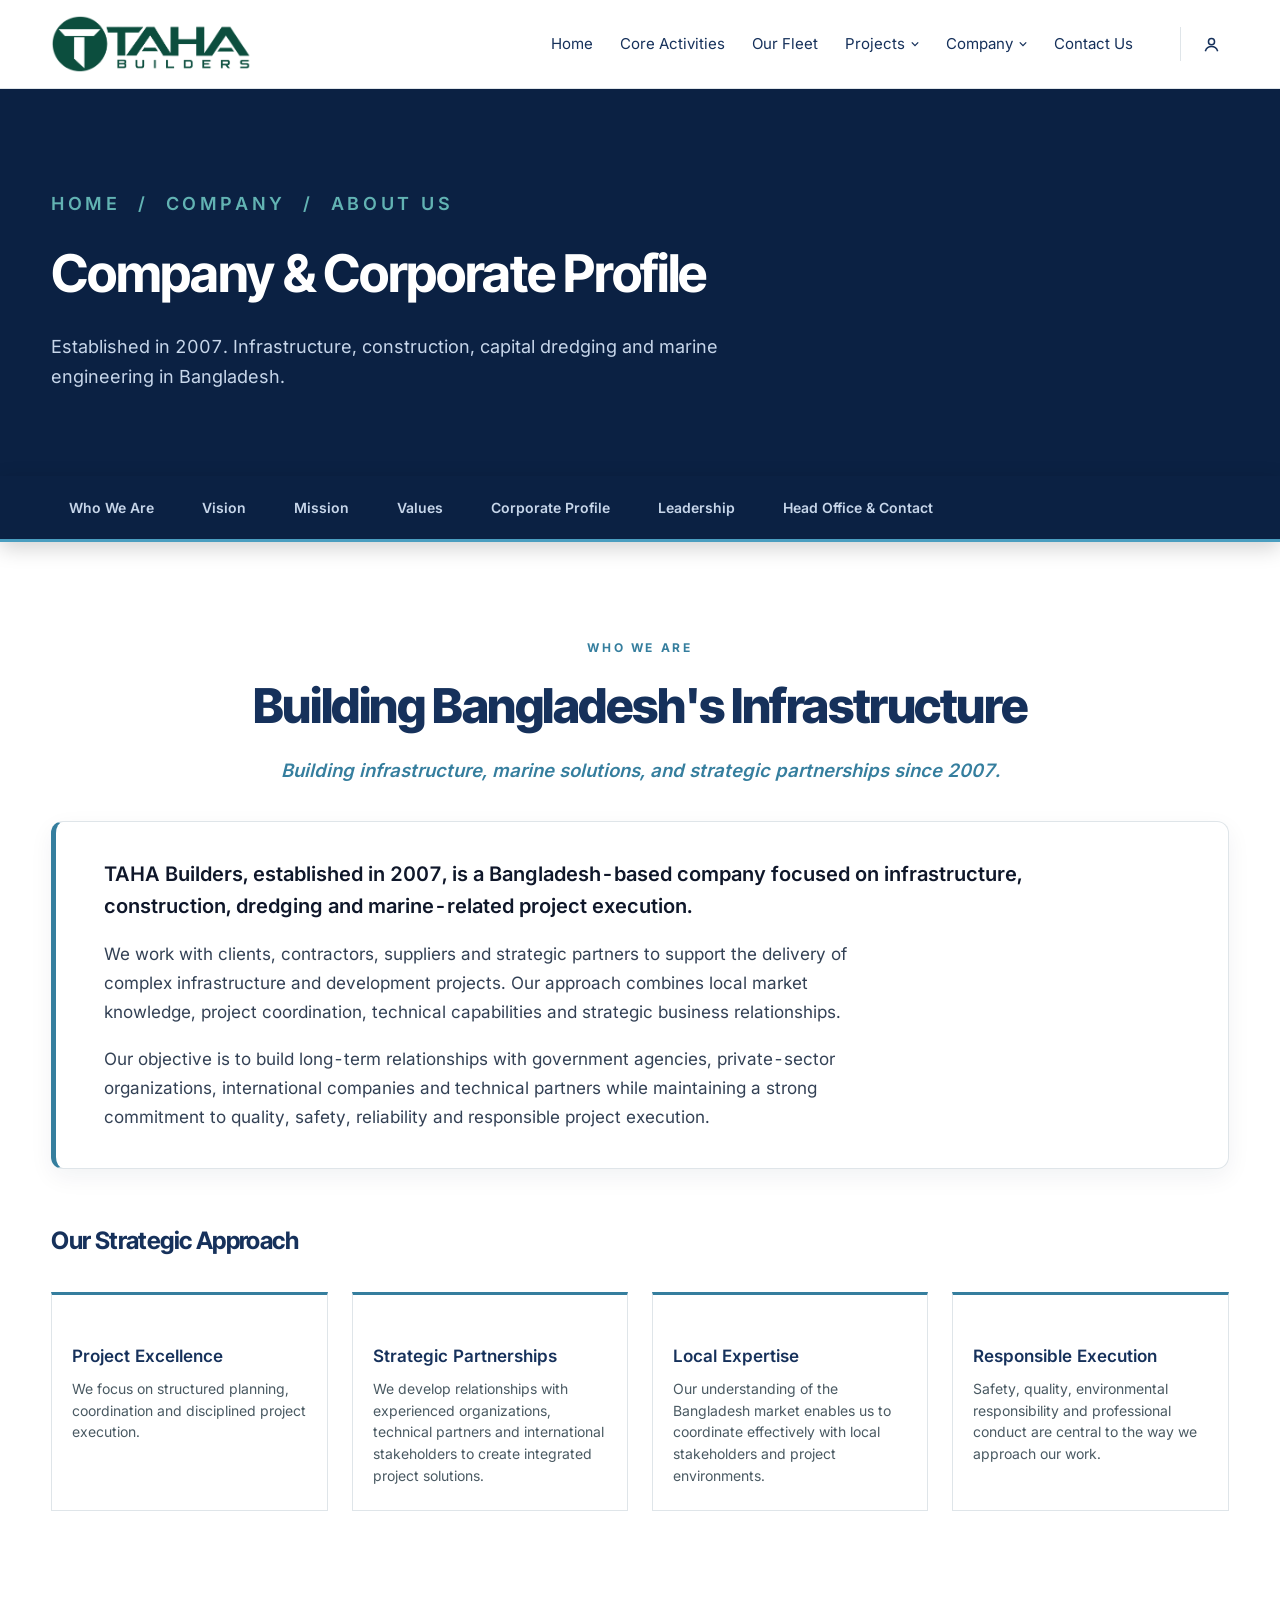
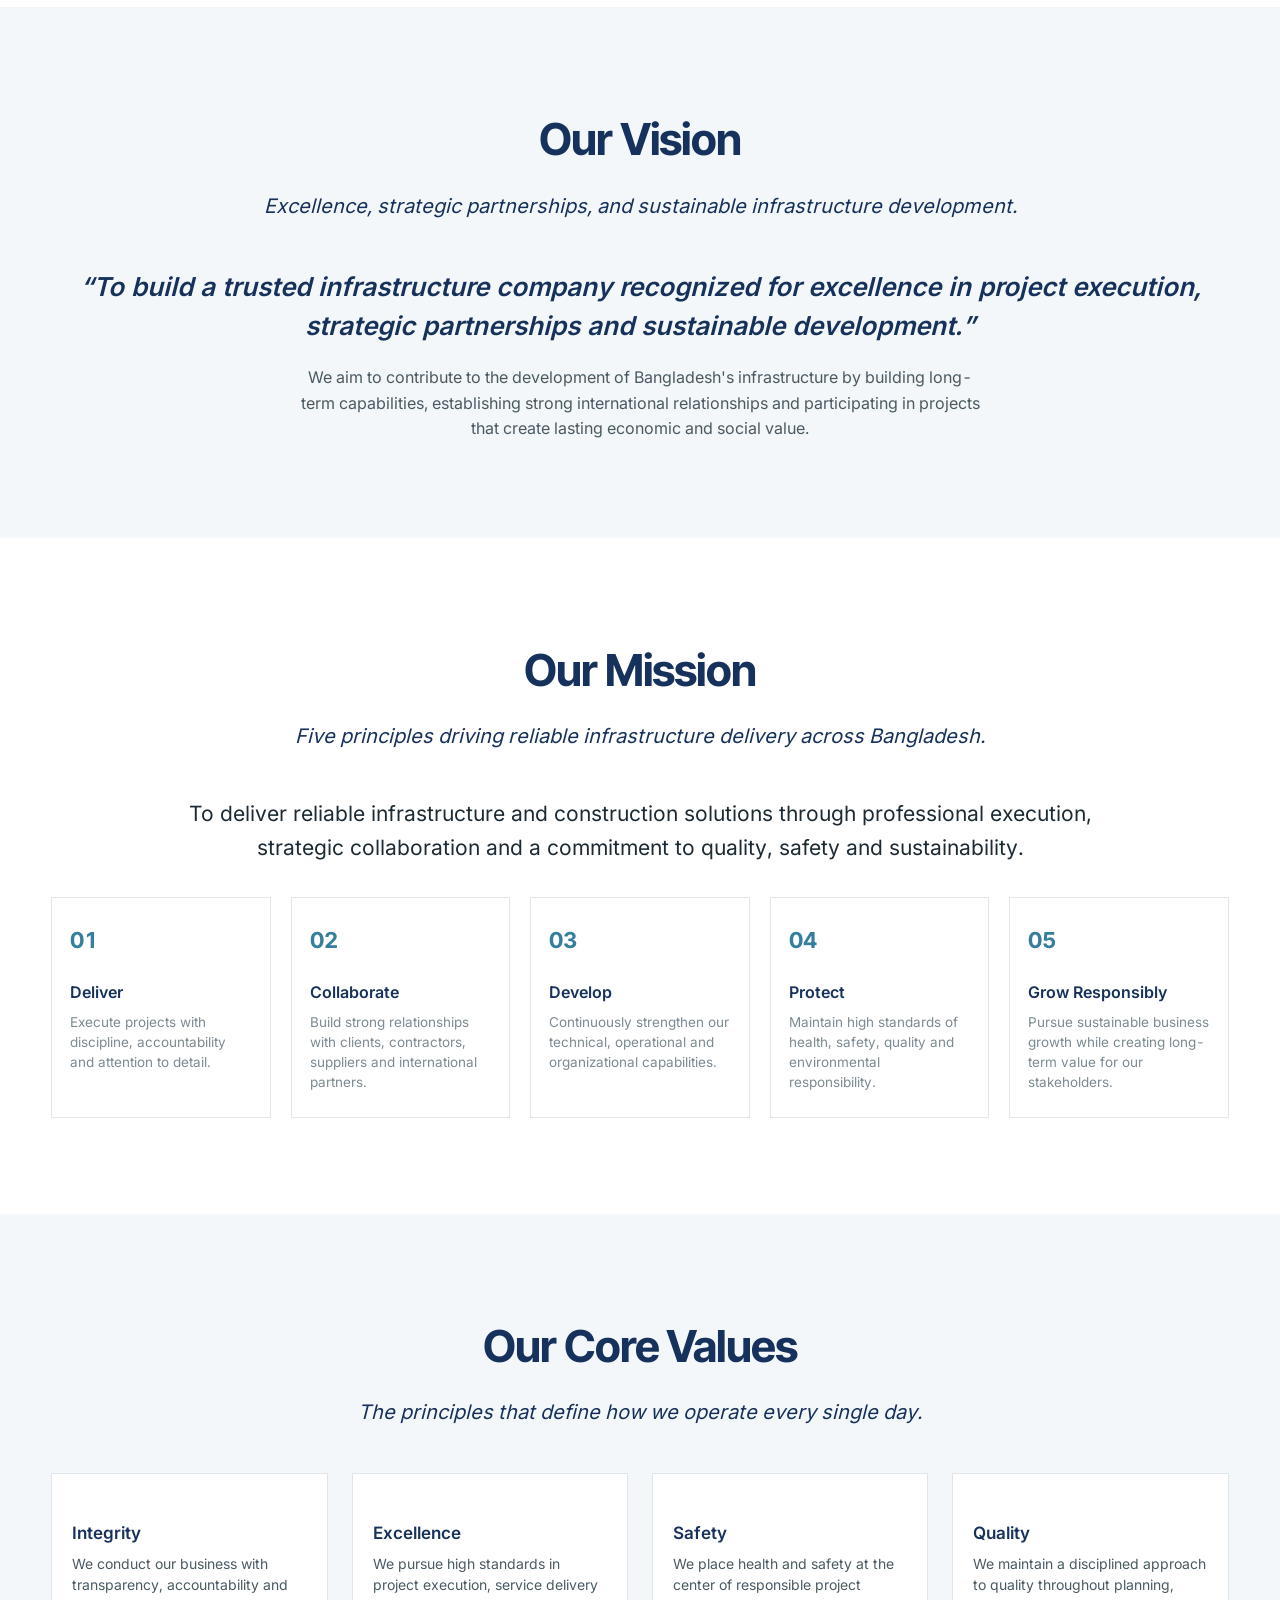
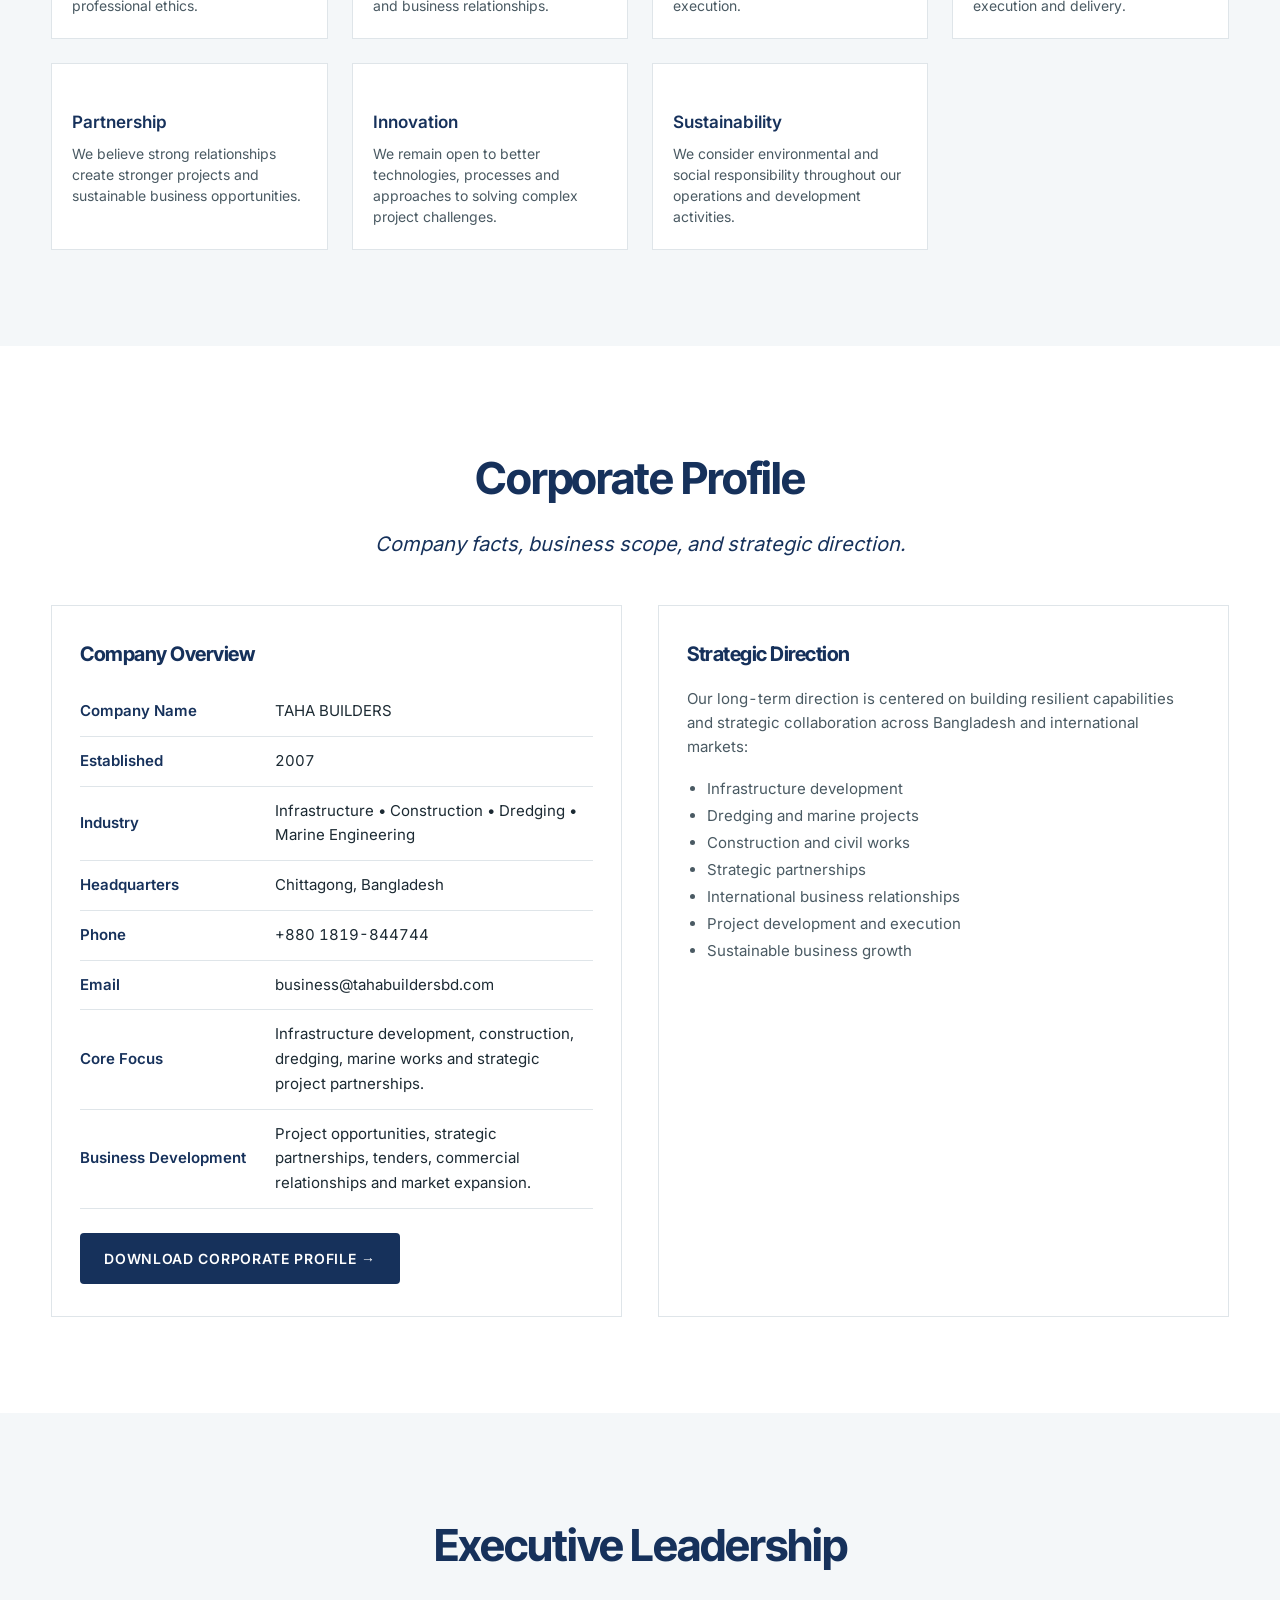
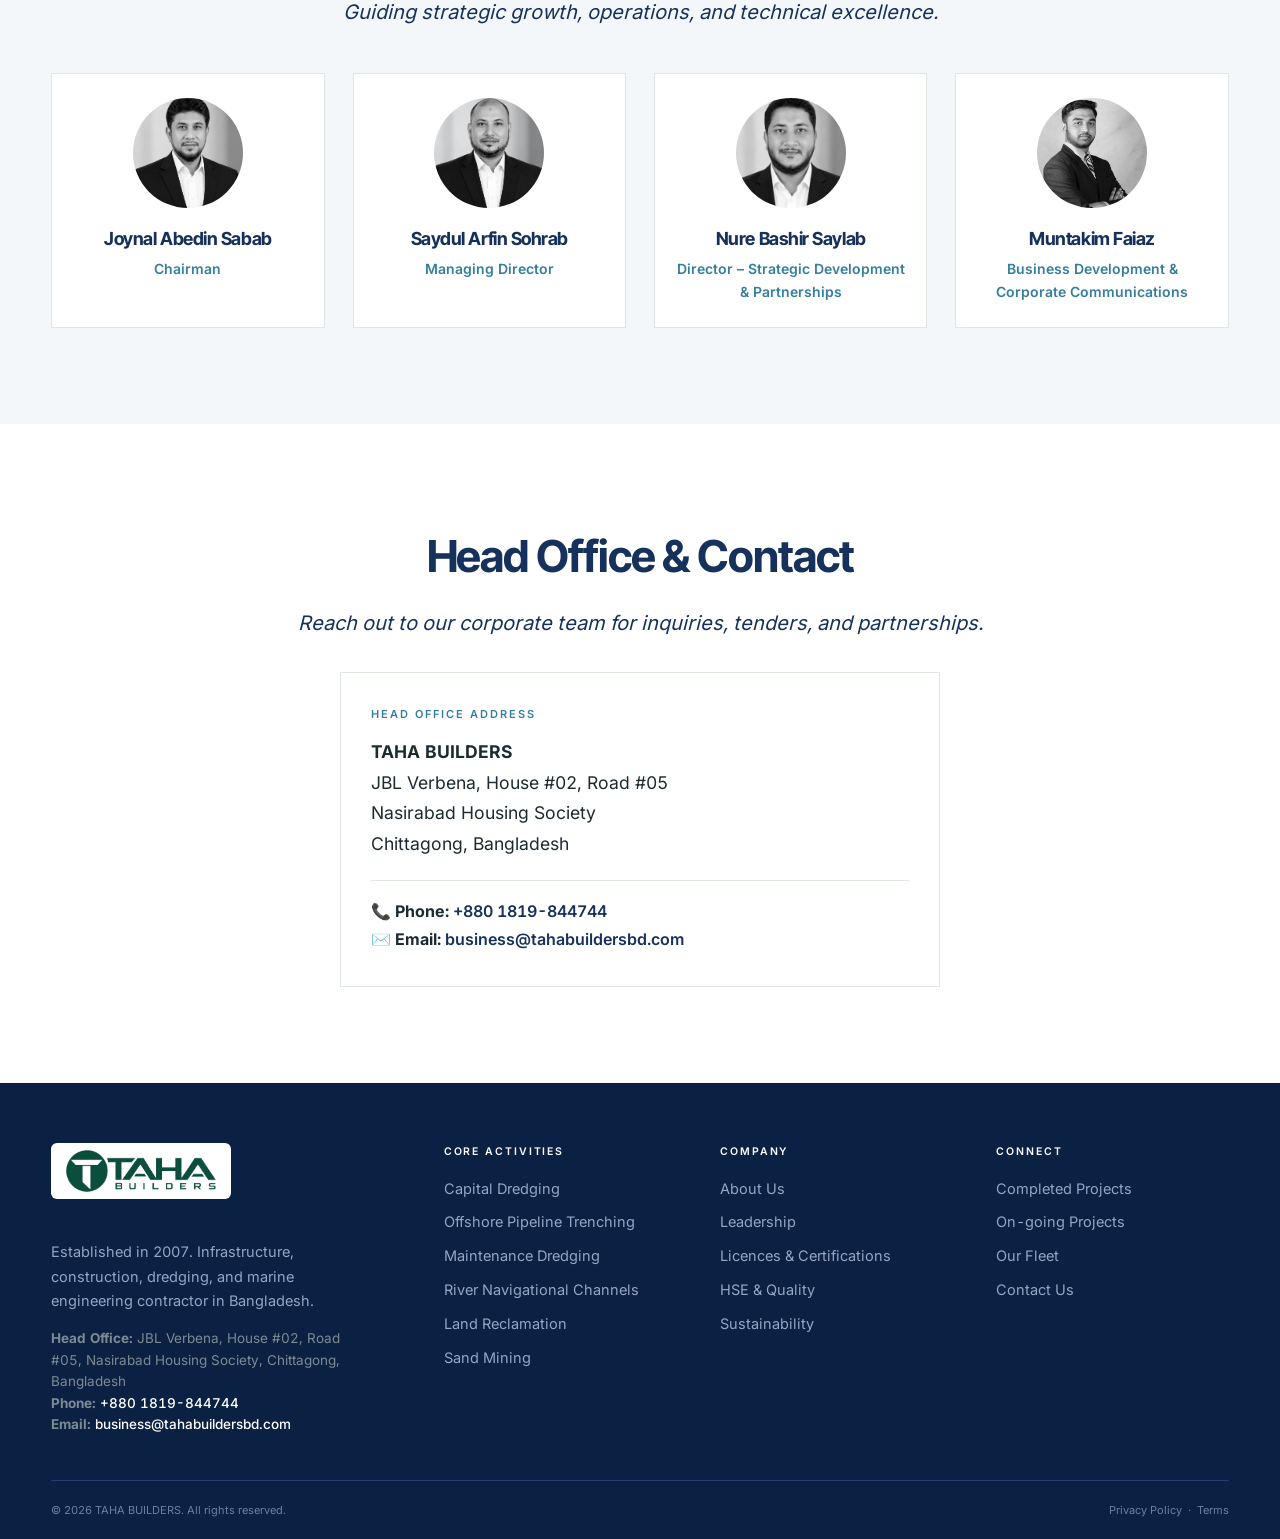
<file: about.html>
<!doctype html>
<html lang="en">
<head>
<meta charset="utf-8">
<meta name="viewport" content="width=device-width, initial-scale=1">
<title>About Taha Builders | Infrastructure &amp; Dredging Contractor BD</title>
<meta name="description" content="Learn about M/S Taha Builders (Taha Builders BD), established in 2007, leading infrastructure, dredging, land reclamation, and marine engineering contractor in Bangladesh.">
<meta name="keywords" content="About Taha Builders, Taha Builders BD, Taha Builders Management, Dredging Contractor Bangladesh, Marine Engineering Bangladesh, Chittagong Infrastructure Company">
<meta name="author" content="Taha Builders">
<meta name="robots" content="index, follow, max-image-preview:large, max-snippet:-1, max-video-preview:-1">
<link rel="canonical" href="https://tahabuildersbd.com/about.html">

<!-- Open Graph / Social Media Meta Tags -->
<meta property="og:type" content="article">
<meta property="og:url" content="https://tahabuildersbd.com/about.html">
<meta property="og:site_name" content="Taha Builders BD">
<meta property="og:title" content="About Taha Builders | Infrastructure &amp; Dredging Contractor BD">
<meta property="og:description" content="Learn about M/S Taha Builders (Taha Builders BD), established in 2007, leading infrastructure, dredging, land reclamation, and marine engineering contractor in Bangladesh.">
<meta property="og:image" content="https://tahabuildersbd.com/images/hero-1.jpg">
<meta property="og:locale" content="en_US">

<!-- Twitter Card Meta Tags -->
<meta name="twitter:card" content="summary_large_image">
<meta name="twitter:title" content="About Taha Builders | Infrastructure &amp; Dredging Contractor BD">
<meta name="twitter:description" content="Learn about M/S Taha Builders (Taha Builders BD), established in 2007.">
<meta name="twitter:image" content="https://tahabuildersbd.com/images/hero-1.jpg">

<!-- Favicon & Stylesheet -->
<link rel="icon" href="favicon.ico" sizes="any">
<link rel="icon" type="image/png" sizes="48x48" href="images/favicon-48.png">
<link rel="icon" type="image/png" sizes="180x180" href="images/favicon-180.png">
<link rel="apple-touch-icon" href="images/favicon-180.png">
<link rel="stylesheet" href="site.css">

<!-- Structured Data (JSON-LD Schema) -->
<script type="application/ld+json">
{
  "@context": "https://schema.org",
  "@graph": [
    {
      "@type": "AboutPage",
      "@id": "https://tahabuildersbd.com/about.html#webpage",
      "url": "https://tahabuildersbd.com/about.html",
      "name": "About Taha Builders",
      "description": "Information about M/S Taha Builders, top civil engineering & dredging contractor in Bangladesh.",
      "breadcrumb": {
        "@type": "BreadcrumbList",
        "itemListElement": [
          {
            "@type": "ListItem",
            "position": 1,
            "name": "Home",
            "item": "https://tahabuildersbd.com/"
          },
          {
            "@type": "ListItem",
            "position": 2,
            "name": "About Us",
            "item": "https://tahabuildersbd.com/about.html"
          }
        ]
      }
    }
  ]
}
</script>
<style>
.pagehead{background:var(--navy-deep);color:#C7D6EA;padding:clamp(52px,7vw,84px) 0}
.pagehead h1{color:#fff;font-size:clamp(30px,4.4vw,52px);font-weight:700;margin-top:12px}
.pagehead p{max-width:62ch;margin-top:16px;font-size:clamp(15px,1.5vw,18px)}
.crumb{font-size:11.5px;font-weight:600;letter-spacing:.2em;text-transform:uppercase;color:var(--teal)}
.crumb a{color:var(--teal)}
.crumb a:hover{color:#fff}
.subnav{background:var(--navy-deep);color:#fff;border-bottom:3px solid var(--cyan);position:sticky;top:88px;z-index:90;box-shadow:0 6px 20px rgba(0,0,0,0.18)}
.subnav .wrap{display:flex;gap:12px;overflow-x:auto;white-space:nowrap;padding-top:12px;padding-bottom:12px;scrollbar-width:none}
.subnav a{font-size:14px;font-weight:600;color:#C7D6EA;padding:8px 18px;border-radius:6px;transition:all .2s ease}
.subnav a:hover{color:#fff;background:rgba(255,255,255,0.15)}
.lead{font-size:clamp(17px,1.9vw,21px);line-height:1.6;color:var(--ink);max-width:72ch}
.lead + .lead{margin-top:18px;font-size:17px;color:var(--body)}

/* Approach & Principles Grid */
.grid-4{display:grid;grid-template-columns:repeat(4,1fr);gap:24px;margin-top:32px}
.card-pillar{background:#fff;border:1px solid var(--line);padding:24px 20px;border-top:3px solid var(--cyan-dark)}
.card-pillar h4{font-size:17px;font-weight:600;color:var(--navy);margin-bottom:8px}
.card-pillar p{font-size:14px;color:var(--body);line-height:1.55}

/* Mission Principles */
.principle-list{display:grid;grid-template-columns:repeat(5,1fr);gap:20px;margin-top:32px}
.principle{background:#fff;border:1px solid var(--line);padding:24px 18px}
.principle .num{font-family:var(--f-display);font-size:22px;font-weight:700;color:var(--cyan-dark);margin-bottom:6px}
.principle h4{font-size:16px;font-weight:600;color:var(--navy);margin-bottom:6px}
.principle p{font-size:13.5px;color:var(--muted);line-height:1.5}

/* Values Grid */
.values-grid{display:grid;grid-template-columns:repeat(4,1fr);gap:24px;margin-top:32px}
.val-card{background:#fff;border:1px solid var(--line);padding:22px 20px}
.val-card h4{font-size:17px;font-weight:600;color:var(--navy);margin-bottom:6px}
.val-card p{font-size:14px;color:var(--body);line-height:1.5}

/* Corporate Profile Table / Grid */
.prof-grid{display:grid;grid-template-columns:1fr 1fr;gap:36px;margin-top:32px}
.prof-box{background:#fff;border:1px solid var(--line);padding:32px 28px}
.prof-box table{width:100%;border-collapse:collapse}
.prof-box td{padding:12px 0;border-bottom:1px solid var(--line);font-size:15px}
.prof-box td.k{font-weight:600;color:var(--navy);width:38%}
.prof-box td.v{color:var(--ink)}
.btn-dl{display:inline-flex;align-items:center;gap:8px;background:var(--navy);color:#fff;font-weight:600;padding:14px 24px;border-radius:4px;margin-top:24px;font-size:14px;text-transform:uppercase;letter-spacing:.05em}
.btn-dl:hover{background:var(--cyan-dark);color:#fff}

/* Leadership Grid */
.leader-grid{display:grid;grid-template-columns:repeat(4,1fr);gap:28px;margin-top:36px}
.leader-card{background:#fff;border:1px solid var(--line);padding:24px 20px;text-align:center}
.leader-card .avatar{width:90px;height:90px;border-radius:50%;background:var(--navy-deep);color:#fff;display:flex;align-items:center;justify-content:center;font-size:26px;font-weight:700;margin:0 auto 16px}
.leader-card h3{font-size:18px;font-weight:700;color:var(--navy)}
.leader-card p.role{font-size:14px;font-weight:600;color:var(--cyan-dark);margin-top:4px}

/* Office Card */
.office-card{border:1px solid var(--line);background:#fff;padding:32px 30px;max-width:600px}
.office-card .k{font-size:11px;font-weight:600;letter-spacing:.18em;text-transform:uppercase;color:var(--cyan-dark)}
.office-card address{font-style:normal;font-size:17.5px;line-height:1.75;color:var(--ink);margin-top:14px}

@media(max-width:1080px){.grid-4, .principle-list, .values-grid, .leader-grid{grid-template-columns:repeat(2,1fr)}.prof-grid{grid-template-columns:1fr}}
@media(max-width:680px){.grid-4, .principle-list, .values-grid, .leader-grid{grid-template-columns:1fr}}
</style>
</head>
<body>

<!-- ============ HEADER ============ -->
<header class="header">
  <div class="wrap">
    <a class="brand" href="index.html" aria-label="Taha Builders home">
      <img class="mark" src="images/taha-builder-logo.png" alt="Taha Builders Logo" style="height:58px;width:auto;object-fit:contain">
    </a>

    <ul class="nav">
      <li><a class="top" href="index.html">Home</a></li>
      <li><a class="top" href="index.html#activities">Core Activities</a></li>
      <li><a class="top" href="fleet.html">Our Fleet</a></li>
      <li><a class="top" href="index.html#projects">Projects
        <svg class="caret" viewBox="0 0 10 10"><path d="M1 3l4 4 4-4" fill="none" stroke="currentColor" stroke-width="1.6"></path></svg></a>
        <ul class="drop">
          <li><a href="index.html#projects">Completed Projects</a></li>
          <li><a href="index.html#ongoing">On-going Projects</a></li>
        </ul>
      </li>
      <li><a class="top" href="about.html">Company
        <svg class="caret" viewBox="0 0 10 10"><path d="M1 3l4 4 4-4" fill="none" stroke="currentColor" stroke-width="1.6"></path></svg></a>
        <ul class="drop">
          <li><a href="about.html">About Us</a></li>
          <li><a href="about.html#leadership">Leadership</a></li>
          <li><a href="certifications.html">Licences &amp; Certifications</a></li>
          <li><a href="hse-quality.html">HSE &amp; Quality</a></li>
          <li><a href="sustainability.html">Sustainability</a></li>
        </ul>
      </li>
      <li><a class="top" href="about.html#office">Contact Us</a></li>
    </ul>

    <div class="icons">
      <a href="about.html#office" aria-label="Contact Office"><svg width="19" height="19" viewBox="0 0 20 20" fill="none" stroke="currentColor" stroke-width="1.6"><circle cx="10" cy="7" r="3.2"></circle><path d="M3.5 17c1.1-3.2 3.5-4.8 6.5-4.8s5.4 1.6 6.5 4.8"></path></svg></a>
    </div>
    <button class="burger" id="burger" aria-label="Open menu" aria-expanded="false" aria-controls="mobileNav"><span></span><span></span><span></span></button>
  </div>
</header>

<nav class="mobile" id="mobileNav" aria-label="Mobile">
  <a href="index.html">Home</a>
  <a href="about.html">About Us</a>
  <a href="index.html#activities">Core Activities</a>
  <a href="fleet.html">Fleet &amp; Equipment</a>
  <a href="index.html#projects" class="sub">Completed Projects</a>
  <a href="index.html#ongoing" class="sub">On-going Projects</a>
  <a href="about.html#leadership">Executive Leadership</a>
  <a href="certifications.html">Licences &amp; Certifications</a>
  <a href="hse-quality.html">HSE &amp; Quality</a>
  <a href="sustainability.html">Sustainability</a>
  <a href="about.html#office">Contact Us</a>
</nav>

<!-- ============ PAGEHEAD ============ -->
<section class="pagehead">
  <div class="wrap">
    <p class="crumb"><a href="index.html">Home</a> &nbsp;/&nbsp; Company &nbsp;/&nbsp; About Us</p>
    <h1>Company &amp; Corporate Profile</h1>
    <p>Established in 2007. Infrastructure, construction, capital dredging and marine engineering in Bangladesh.</p>
  </div>
</section>

<!-- ============ SUB-NAV ============ -->
<nav class="subnav">
  <div class="wrap">
    <a href="#whoweare">Who We Are</a>
    <a href="#vision">Vision</a>
    <a href="#mission">Mission</a>
    <a href="#values">Values</a>
    <a href="#corporateprofile">Corporate Profile</a>
    <a href="#leadership">Leadership</a>
    <a href="#office">Head Office &amp; Contact</a>
  </div>
</nav>

<!-- ============ 1. WHO WE ARE ============ -->
<section class="section" id="whoweare">
  <div class="wrap">
    <div class="center-head" style="margin-bottom:36px">
      <span style="font-family:var(--f-mono);font-size:12px;font-weight:700;letter-spacing:.22em;text-transform:uppercase;color:var(--cyan-dark);display:block;margin-bottom:8px">WHO WE ARE</span>
      <h2 style="font-size:clamp(32px,4.2vw,48px);color:var(--navy);font-weight:800;letter-spacing:-.03em">Building Bangladesh's Infrastructure</h2>
      <p class="sub" style="font-size:18.5px;color:var(--cyan-dark);font-weight:600;margin-top:10px">Building infrastructure, marine solutions, and strategic partnerships since 2007.</p>
    </div>

    <div style="background:#fff;border:1px solid var(--line);border-left:5px solid var(--cyan-dark);padding:36px clamp(24px,4vw,48px);border-radius:12px;box-shadow:0 8px 24px rgba(11,33,67,0.06)">
      <p class="lead" style="color:#0F172A;font-weight:600;font-size:20px;line-height:1.6;margin:0">TAHA Builders, established in 2007, is a Bangladesh-based company focused on infrastructure, construction, dredging and marine-related project execution.</p>
      <p class="lead" style="color:#334155;font-size:17px;line-height:1.7;margin-top:18px">We work with clients, contractors, suppliers and strategic partners to support the delivery of complex infrastructure and development projects. Our approach combines local market knowledge, project coordination, technical capabilities and strategic business relationships.</p>
      <p class="lead" style="color:#334155;font-size:17px;line-height:1.7;margin-top:18px">Our objective is to build long-term relationships with government agencies, private-sector organizations, international companies and technical partners while maintaining a strong commitment to quality, safety, reliability and responsible project execution.</p>
    </div>

    <h3 style="margin-top:52px;font-size:24px;color:var(--navy);font-weight:700">Our Strategic Approach</h3>
    <div class="grid-4">
      <article class="card-pillar">
        <h4>Project Excellence</h4>
        <p>We focus on structured planning, coordination and disciplined project execution.</p>
      </article>

      <article class="card-pillar">
        <h4>Strategic Partnerships</h4>
        <p>We develop relationships with experienced organizations, technical partners and international stakeholders to create integrated project solutions.</p>
      </article>

      <article class="card-pillar">
        <h4>Local Expertise</h4>
        <p>Our understanding of the Bangladesh market enables us to coordinate effectively with local stakeholders and project environments.</p>
      </article>

      <article class="card-pillar">
        <h4>Responsible Execution</h4>
        <p>Safety, quality, environmental responsibility and professional conduct are central to the way we approach our work.</p>
      </article>
    </div>
  </div>
</section>

<!-- ============ 2. VISION ============ -->
<section class="section" id="vision" style="background:var(--paper-2)">
  <div class="wrap">
    <div class="center-head">
      <h2>Our Vision</h2>
      <p class="sub">Excellence, strategic partnerships, and sustainable infrastructure development.</p>
    </div>
    <blockquote style="max-width:76ch;margin:24px auto 0;font-size:clamp(20px,2.2vw,26px);line-height:1.5;color:var(--navy);font-weight:600;text-align:center;font-style:italic">
      &ldquo;To build a trusted infrastructure company recognized for excellence in project execution, strategic partnerships and sustainable development.&rdquo;
    </blockquote>
    <p style="max-width:68ch;margin:20px auto 0;font-size:16px;color:var(--body);line-height:1.6;text-align:center">
      We aim to contribute to the development of Bangladesh's infrastructure by building long-term capabilities, establishing strong international relationships and participating in projects that create lasting economic and social value.
    </p>
  </div>
</section>

<!-- ============ 3. MISSION ============ -->
<section class="section" id="mission">
  <div class="wrap">
    <div class="center-head">
      <h2>Our Mission</h2>
      <p class="sub">Five principles driving reliable infrastructure delivery across Bangladesh.</p>
    </div>
    <p class="lead" style="margin:18px auto 0;text-align:center">
      To deliver reliable infrastructure and construction solutions through professional execution, strategic collaboration and a commitment to quality, safety and sustainability.
    </p>

    <div class="principle-list">
      <article class="principle">
        <div class="num">01</div>
        <h4>Deliver</h4>
        <p>Execute projects with discipline, accountability and attention to detail.</p>
      </article>

      <article class="principle">
        <div class="num">02</div>
        <h4>Collaborate</h4>
        <p>Build strong relationships with clients, contractors, suppliers and international partners.</p>
      </article>

      <article class="principle">
        <div class="num">03</div>
        <h4>Develop</h4>
        <p>Continuously strengthen our technical, operational and organizational capabilities.</p>
      </article>

      <article class="principle">
        <div class="num">04</div>
        <h4>Protect</h4>
        <p>Maintain high standards of health, safety, quality and environmental responsibility.</p>
      </article>

      <article class="principle">
        <div class="num">05</div>
        <h4>Grow Responsibly</h4>
        <p>Pursue sustainable business growth while creating long-term value for our stakeholders.</p>
      </article>
    </div>
  </div>
</section>

<!-- ============ 4. VALUES ============ -->
<section class="section" id="values" style="background:var(--paper-2)">
  <div class="wrap">
    <div class="center-head">
      <h2>Our Core Values</h2>
      <p class="sub">The principles that define how we operate every single day.</p>
    </div>

    <div class="values-grid">
      <article class="val-card">
        <h4>Integrity</h4>
        <p>We conduct our business with transparency, accountability and professional ethics.</p>
      </article>

      <article class="val-card">
        <h4>Excellence</h4>
        <p>We pursue high standards in project execution, service delivery and business relationships.</p>
      </article>

      <article class="val-card">
        <h4>Safety</h4>
        <p>We place health and safety at the center of responsible project execution.</p>
      </article>

      <article class="val-card">
        <h4>Quality</h4>
        <p>We maintain a disciplined approach to quality throughout planning, execution and delivery.</p>
      </article>

      <article class="val-card">
        <h4>Partnership</h4>
        <p>We believe strong relationships create stronger projects and sustainable business opportunities.</p>
      </article>

      <article class="val-card">
        <h4>Innovation</h4>
        <p>We remain open to better technologies, processes and approaches to solving complex project challenges.</p>
      </article>

      <article class="val-card">
        <h4>Sustainability</h4>
        <p>We consider environmental and social responsibility throughout our operations and development activities.</p>
      </article>
    </div>
  </div>
</section>

<!-- ============ 5. CORPORATE PROFILE ============ -->
<section class="section" id="corporateprofile">
  <div class="wrap">
    <div class="center-head">
      <h2>Corporate Profile</h2>
      <p class="sub">Company facts, business scope, and strategic direction.</p>
    </div>

    <div class="prof-grid">
      <div class="prof-box">
        <h3 style="font-size:20px;color:var(--navy);font-weight:700;margin-bottom:16px">Company Overview</h3>
        <table>
          <tr><td class="k">Company Name</td><td class="v">TAHA BUILDERS</td></tr>
          <tr><td class="k">Established</td><td class="v">2007</td></tr>
          <tr><td class="k">Industry</td><td class="v">Infrastructure • Construction • Dredging • Marine Engineering</td></tr>
          <tr><td class="k">Headquarters</td><td class="v">Chittagong, Bangladesh</td></tr>
          <tr><td class="k">Phone</td><td class="v">+880 1819-844744</td></tr>
          <tr><td class="k">Email</td><td class="v">business@tahabuildersbd.com</td></tr>
          <tr><td class="k">Core Focus</td><td class="v">Infrastructure development, construction, dredging, marine works and strategic project partnerships.</td></tr>
          <tr><td class="k">Business Development</td><td class="v">Project opportunities, strategic partnerships, tenders, commercial relationships and market expansion.</td></tr>
        </table>
        <a class="btn-dl" href="sitemap.xml">DOWNLOAD CORPORATE PROFILE &rarr;</a>
      </div>

      <div class="prof-box">
        <h3 style="font-size:20px;color:var(--navy);font-weight:700;margin-bottom:16px">Strategic Direction</h3>
        <p style="font-size:15px;color:var(--body);line-height:1.6;margin-bottom:16px">
          Our long-term direction is centered on building resilient capabilities and strategic collaboration across Bangladesh and international markets:
        </p>
        <ul style="list-style:disc;padding-left:20px;font-size:15px;color:var(--body);line-height:1.8">
          <li>Infrastructure development</li>
          <li>Dredging and marine projects</li>
          <li>Construction and civil works</li>
          <li>Strategic partnerships</li>
          <li>International business relationships</li>
          <li>Project development and execution</li>
          <li>Sustainable business growth</li>
        </ul>
      </div>
    </div>
  </div>
</section>

<!-- ============ 6. LEADERSHIP ============ -->
<section class="section" id="leadership" style="background:var(--paper-2)">
  <div class="wrap">
    <div class="center-head">
      <h2>Executive Leadership</h2>
      <p class="sub">Guiding strategic growth, operations, and technical excellence.</p>
    </div>

    <div class="leader-grid">
      <article class="leader-card">
        <img src="images/THP1.jpeg" alt="Joynal Abedin Sabab" style="width:110px;height:110px;object-fit:cover;border-radius:50%;margin:0 auto 16px;display:block">
        <h3>Joynal Abedin Sabab</h3>
        <p class="role">Chairman</p>
      </article>

      <article class="leader-card">
        <img src="images/THP2.jpeg" alt="Saydul Arfin Sohrab" style="width:110px;height:110px;object-fit:cover;border-radius:50%;margin:0 auto 16px;display:block">
        <h3>Saydul Arfin Sohrab</h3>
        <p class="role">Managing Director</p>
      </article>

      <article class="leader-card">
        <img src="images/THP3.jpeg" alt="Nure Bashir Saylab" style="width:110px;height:110px;object-fit:cover;border-radius:50%;margin:0 auto 16px;display:block">
        <h3>Nure Bashir Saylab</h3>
        <p class="role">Director – Strategic Development &amp; Partnerships</p>
      </article>

      <article class="leader-card">
        <img src="images/THP4.jpeg" alt="Muntakim Faiaz" style="width:110px;height:110px;object-fit:cover;border-radius:50%;margin:0 auto 16px;display:block">
        <h3>Muntakim Faiaz</h3>
        <p class="role">Business Development &amp; Corporate Communications</p>
      </article>
    </div>
  </div>
</section>

<!-- ============ 7. HEAD OFFICE & CONTACT ============ -->
<section class="section" id="office">
  <div class="wrap">
    <div class="center-head" style="margin-bottom:32px">
      <h2>Head Office &amp; Contact</h2>
      <p class="sub">Reach out to our corporate team for inquiries, tenders, and partnerships.</p>
    </div>

    <div class="office-card" style="margin:0 auto">
      <div class="k">Head Office Address</div>
      <address>
        <strong>TAHA BUILDERS</strong><br>
        JBL Verbena, House #02, Road #05<br>
        Nasirabad Housing Society<br>
        Chittagong, Bangladesh
      </address>
      <div style="margin-top:20px;padding-top:16px;border-top:1px solid var(--line);font-size:16px;line-height:1.8;color:var(--ink)">
        <strong>📞 Phone:</strong> <a href="tel:+8801819844744" style="color:var(--navy);font-weight:600">+880 1819-844744</a><br>
        <strong>✉️ Email:</strong> <a href="mailto:business@tahabuildersbd.com" style="color:var(--navy);font-weight:600">business@tahabuildersbd.com</a>
      </div>
    </div>
  </div>
</section>

<!-- ============ FOOTER ============ -->
<footer class="footer">
  <div class="wrap">
    <div class="foot-grid">
      <div class="foot-brand">
        <img src="images/taha-builder-logo.png" alt="Taha Builders Logo" style="height:56px;width:auto;object-fit:contain;margin-bottom:18px;background:#fff;padding:6px 14px;border-radius:6px;display:inline-block">
        <p>Established in 2007. Infrastructure, construction, dredging, and marine engineering contractor in Bangladesh.</p>
        <p style="margin-top:14px;font-size:13.5px;color:var(--muted);line-height:1.6">
          <strong>Head Office:</strong> JBL Verbena, House #02, Road #05, Nasirabad Housing Society, Chittagong, Bangladesh<br>
          <strong>Phone:</strong> <a href="tel:+8801819844744" style="color:#fff;font-weight:500">+880 1819-844744</a><br>
          <strong>Email:</strong> <a href="mailto:business@tahabuildersbd.com" style="color:#fff;font-weight:500">business@tahabuildersbd.com</a>
        </p>
      </div>
      <div>
        <h4>Core Activities</h4>
        <ul>
          <li><a href="index.html#activities">Capital Dredging</a></li>
          <li><a href="index.html#activities">Offshore Pipeline Trenching</a></li>
          <li><a href="index.html#activities">Maintenance Dredging</a></li>
          <li><a href="index.html#activities">River Navigational Channels</a></li>
          <li><a href="index.html#activities">Land Reclamation</a></li>
          <li><a href="index.html#activities">Sand Mining</a></li>
        </ul>
      </div>
      <div>
        <h4>Company</h4>
        <ul>
          <li><a href="about.html">About Us</a></li>
          <li><a href="about.html#leadership">Leadership</a></li>
          <li><a href="certifications.html">Licences &amp; Certifications</a></li>
          <li><a href="hse-quality.html">HSE &amp; Quality</a></li>
          <li><a href="sustainability.html">Sustainability</a></li>
        </ul>
      </div>
      <div>
        <h4>Connect</h4>
        <ul>
          <li><a href="index.html#projects">Completed Projects</a></li>
          <li><a href="index.html#ongoing">On-going Projects</a></li>
          <li><a href="fleet.html">Our Fleet</a></li>
          <li><a href="about.html#office">Contact Us</a></li>
        </ul>
      </div>
    </div>
    <div class="foot-bar">
      <span>&copy; 2026 TAHA BUILDERS. All rights reserved.</span>
      <span>Privacy Policy &nbsp;&middot;&nbsp; Terms</span>
    </div>
  </div>
</footer>

<script>
(function(){
  var burger = document.getElementById('burger');
  var mob = document.getElementById('mobileNav');
  if (!burger || !mob) return;
  function setMenu(open){
    mob.classList.toggle('is-open', open);
    burger.setAttribute('aria-expanded', open ? 'true' : 'false');
    burger.setAttribute('aria-label', open ? 'Close menu' : 'Open menu');
    document.body.style.overflow = open ? 'hidden' : '';
  }
  burger.addEventListener('click', function(){ setMenu(!mob.classList.contains('is-open')); });
  mob.addEventListener('click', function(e){ if (e.target.tagName === 'A') setMenu(false); });
  addEventListener('keydown', function(e){ if (e.key === 'Escape') setMenu(false); });
  addEventListener('resize', function(){ if (innerWidth > 1080) setMenu(false); });
})();
</script>
</body>
</html>
</file>
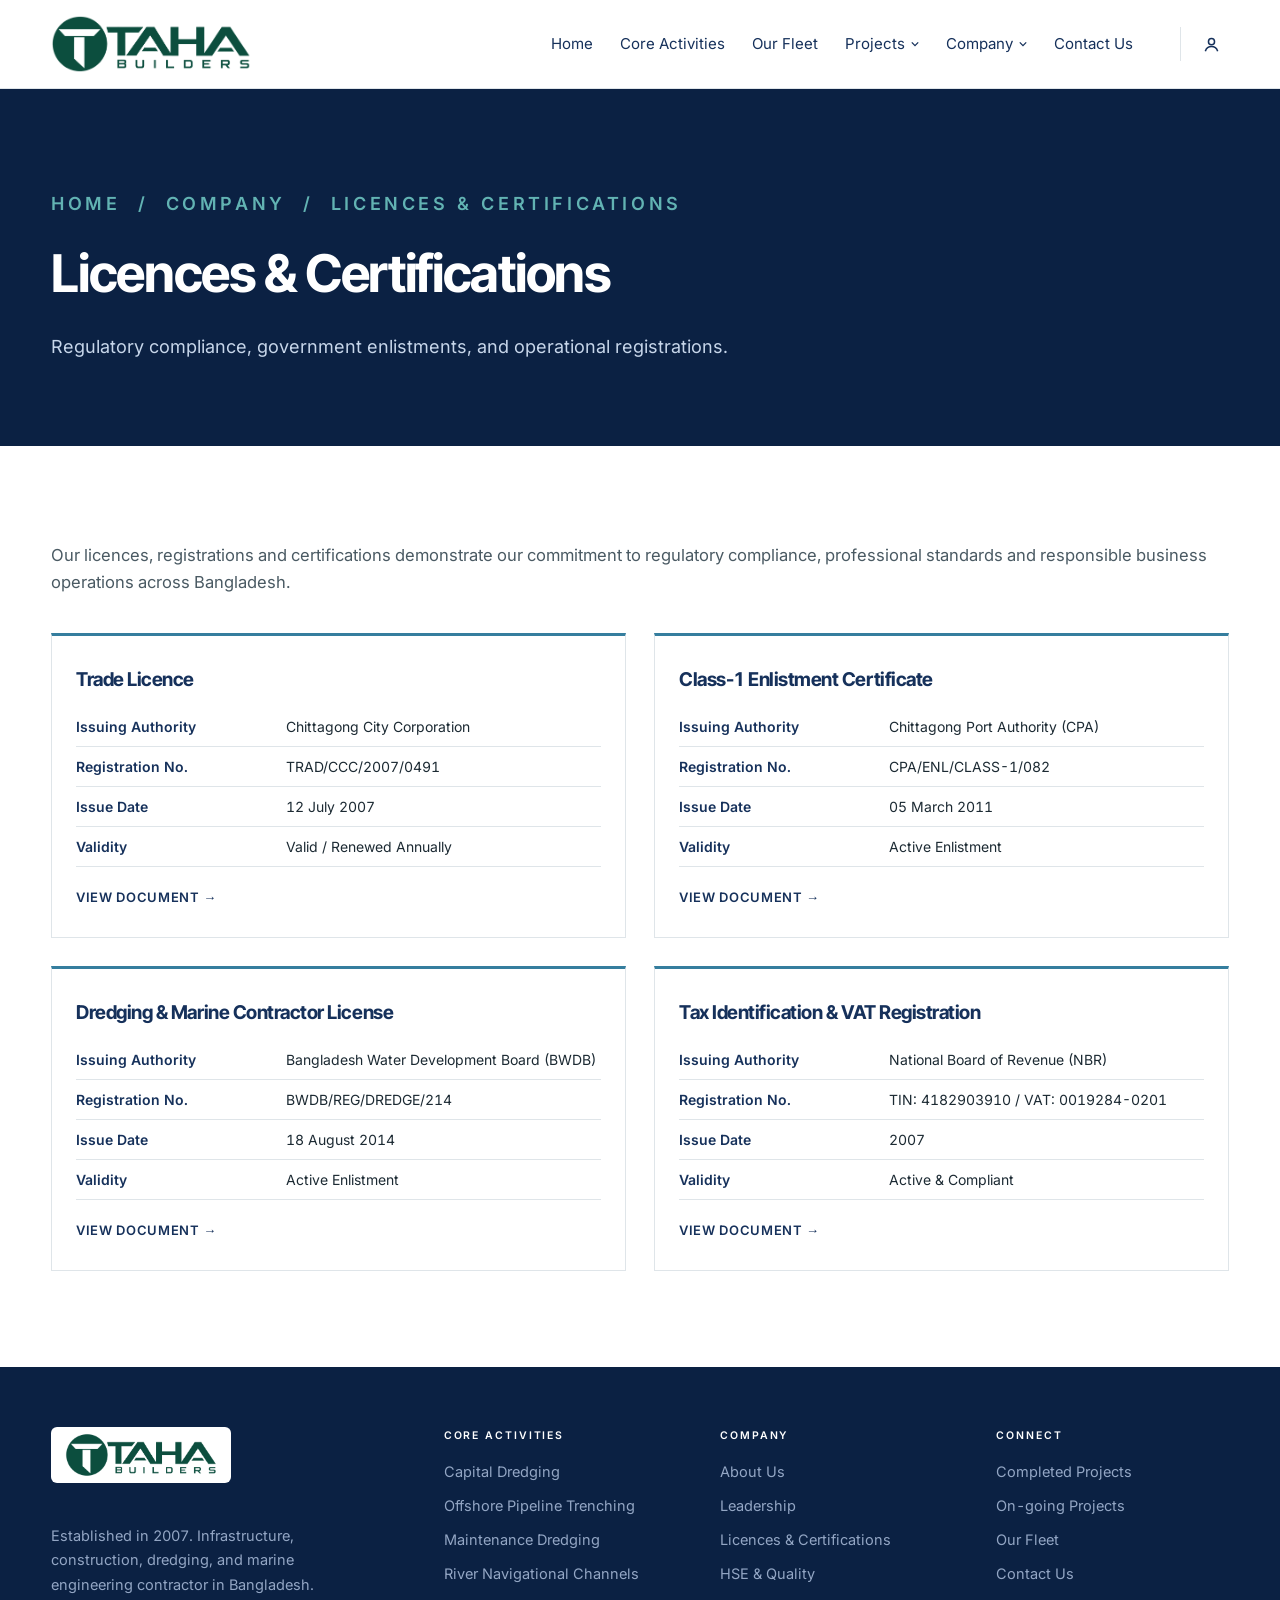
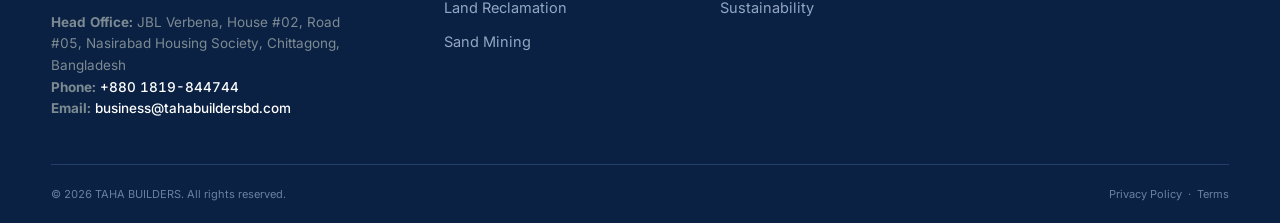
<file: certifications.html>
<!doctype html>
<html lang="en">
<head>
<meta charset="utf-8">
<meta name="viewport" content="width=device-width, initial-scale=1">
<title>Licences &amp; Government Enlistments | Taha Builders BD</title>
<meta name="description" content="View government registrations, licenses, class enlistments, and certifications held by M/S Taha Builders across Bangladesh ministries and port authorities.">
<meta name="keywords" content="Taha Builders Licenses, Taha Builders Certifications, Enlisted Dredging Contractor Bangladesh, Government Registered Contractor BD">
<meta name="author" content="Taha Builders">
<meta name="robots" content="index, follow, max-image-preview:large, max-snippet:-1, max-video-preview:-1">
<link rel="canonical" href="https://tahabuildersbd.com/certifications.html">

<!-- Open Graph / Social Media Meta Tags -->
<meta property="og:type" content="article">
<meta property="og:url" content="https://tahabuildersbd.com/certifications.html">
<meta property="og:site_name" content="Taha Builders BD">
<meta property="og:title" content="Licences &amp; Government Enlistments | Taha Builders BD">
<meta property="og:description" content="View government registrations, licenses, class enlistments, and certifications held by M/S Taha Builders across Bangladesh ministries and port authorities.">
<meta property="og:image" content="https://tahabuildersbd.com/images/hero-1.jpg">
<meta property="og:locale" content="en_US">

<!-- Twitter Card Meta Tags -->
<meta name="twitter:card" content="summary_large_image">
<meta name="twitter:title" content="Licences &amp; Government Enlistments | Taha Builders BD">
<meta name="twitter:description" content="View government registrations, licenses, class enlistments, and certifications held by M/S Taha Builders.">
<meta name="twitter:image" content="https://tahabuildersbd.com/images/hero-1.jpg">

<!-- Favicon & Stylesheet -->
<link rel="icon" href="favicon.ico" sizes="any">
<link rel="icon" type="image/png" sizes="48x48" href="images/favicon-48.png">
<link rel="icon" type="image/png" sizes="180x180" href="images/favicon-180.png">
<link rel="apple-touch-icon" href="images/favicon-180.png">
<link rel="stylesheet" href="site.css">

<!-- Structured Data (JSON-LD Schema) -->
<script type="application/ld+json">
{
  "@context": "https://schema.org",
  "@graph": [
    {
      "@type": "WebPage",
      "@id": "https://tahabuildersbd.com/certifications.html#webpage",
      "url": "https://tahabuildersbd.com/certifications.html",
      "name": "Licences & Certifications - Taha Builders",
      "description": "Government registrations, licenses and enlistments held by M/S Taha Builders in Bangladesh.",
      "breadcrumb": {
        "@type": "BreadcrumbList",
        "itemListElement": [
          {
            "@type": "ListItem",
            "position": 1,
            "name": "Home",
            "item": "https://tahabuildersbd.com/"
          },
          {
            "@type": "ListItem",
            "position": 2,
            "name": "Licences & Certifications",
            "item": "https://tahabuildersbd.com/certifications.html"
          }
        ]
      }
    }
  ]
}
</script>
<style>
.pagehead{background:var(--navy-deep);color:#C7D6EA;padding:clamp(52px,7vw,84px) 0}
.pagehead h1{color:#fff;font-size:clamp(30px,4.4vw,52px);font-weight:700;margin-top:12px}
.pagehead p{max-width:62ch;margin-top:16px;font-size:clamp(15px,1.5vw,18px)}
.crumb{font-size:11.5px;font-weight:600;letter-spacing:.2em;text-transform:uppercase;color:var(--teal)}
.crumb a{color:var(--teal)}
.crumb a:hover{color:#fff}

.lic-grid{display:grid;grid-template-columns:repeat(2,1fr);gap:28px;margin-top:36px}
.lic-card{background:#fff;border:1px solid var(--line);padding:28px 24px;display:flex;flex-direction:column;justify-content:space-between;border-top:3px solid var(--cyan-dark)}
.lic-card h3{font-size:19px;color:var(--navy);font-weight:700;margin-bottom:12px}
.lic-table{width:100%;border-collapse:collapse;margin:12px 0 20px}
.lic-table td{padding:8px 0;border-bottom:1px solid var(--line);font-size:14px}
.lic-table td.k{font-weight:600;color:var(--navy);width:40%}
.lic-table td.v{color:var(--ink)}
.btn-doc{display:inline-flex;align-items:center;gap:6px;font-size:13px;font-weight:600;color:var(--navy);text-transform:uppercase;letter-spacing:.05em}
.btn-doc:hover{color:var(--cyan-dark)}

@media(max-width:900px){.lic-grid{grid-template-columns:1fr}}
</style>
</head>
<body>

<!-- ============ HEADER ============ -->
<header class="header">
  <div class="wrap">
    <a class="brand" href="index.html" aria-label="Taha Builders home">
      <img class="mark" src="images/taha-builder-logo.png" alt="Taha Builders Logo" style="height:58px;width:auto;object-fit:contain">
    </a>

    <ul class="nav">
      <li><a class="top" href="index.html">Home</a></li>
      <li><a class="top" href="index.html#activities">Core Activities</a></li>
      <li><a class="top" href="fleet.html">Our Fleet</a></li>
      <li><a class="top" href="index.html#projects">Projects
        <svg class="caret" viewBox="0 0 10 10"><path d="M1 3l4 4 4-4" fill="none" stroke="currentColor" stroke-width="1.6"></path></svg></a>
        <ul class="drop">
          <li><a href="index.html#projects">Completed Projects</a></li>
          <li><a href="index.html#ongoing">On-going Projects</a></li>
        </ul>
      </li>
      <li><a class="top" href="about.html">Company
        <svg class="caret" viewBox="0 0 10 10"><path d="M1 3l4 4 4-4" fill="none" stroke="currentColor" stroke-width="1.6"></path></svg></a>
        <ul class="drop">
          <li><a href="about.html">About Us</a></li>
          <li><a href="about.html#leadership">Leadership</a></li>
          <li><a href="certifications.html">Licences &amp; Certifications</a></li>
          <li><a href="hse-quality.html">HSE &amp; Quality</a></li>
          <li><a href="sustainability.html">Sustainability</a></li>
        </ul>
      </li>
      <li><a class="top" href="about.html#office">Contact Us</a></li>
    </ul>

    <div class="icons">
      <a href="about.html#office" aria-label="Contact Office"><svg width="19" height="19" viewBox="0 0 20 20" fill="none" stroke="currentColor" stroke-width="1.6"><circle cx="10" cy="7" r="3.2"></circle><path d="M3.5 17c1.1-3.2 3.5-4.8 6.5-4.8s5.4 1.6 6.5 4.8"></path></svg></a>
    </div>
    <button class="burger" id="burger" aria-label="Open menu" aria-expanded="false" aria-controls="mobileNav"><span></span><span></span><span></span></button>
  </div>
</header>

<nav class="mobile" id="mobileNav" aria-label="Mobile">
  <a href="index.html">Home</a>
  <a href="about.html">About Us</a>
  <a href="index.html#activities">Core Activities</a>
  <a href="fleet.html">Fleet &amp; Equipment</a>
  <a href="index.html#projects" class="sub">Completed Projects</a>
  <a href="index.html#ongoing" class="sub">On-going Projects</a>
  <a href="about.html#leadership">Executive Leadership</a>
  <a href="certifications.html">Licences &amp; Certifications</a>
  <a href="hse-quality.html">HSE &amp; Quality</a>
  <a href="sustainability.html">Sustainability</a>
  <a href="about.html#office">Contact Us</a>
</nav>

<!-- ============ PAGEHEAD ============ -->
<section class="pagehead">
  <div class="wrap">
    <p class="crumb"><a href="index.html">Home</a> &nbsp;/&nbsp; Company &nbsp;/&nbsp; Licences &amp; Certifications</p>
    <h1>Licences &amp; Certifications</h1>
    <p>Regulatory compliance, government enlistments, and operational registrations.</p>
  </div>
</section>

<!-- ============ CONTENT ============ -->
<section class="section">
  <div class="wrap">
    <p class="lead">Our licences, registrations and certifications demonstrate our commitment to regulatory compliance, professional standards and responsible business operations across Bangladesh.</p>

    <div class="lic-grid">
      <!-- 1 -->
      <article class="lic-card">
        <div>
          <h3>Trade Licence</h3>
          <table class="lic-table">
            <tr><td class="k">Issuing Authority</td><td class="v">Chittagong City Corporation</td></tr>
            <tr><td class="k">Registration No.</td><td class="v">TRAD/CCC/2007/0491</td></tr>
            <tr><td class="k">Issue Date</td><td class="v">12 July 2007</td></tr>
            <tr><td class="k">Validity</td><td class="v">Valid / Renewed Annually</td></tr>
          </table>
        </div>
        <a class="btn-doc" href="#contact">VIEW DOCUMENT &rarr;</a>
      </article>

      <!-- 2 -->
      <article class="lic-card">
        <div>
          <h3>Class-1 Enlistment Certificate</h3>
          <table class="lic-table">
            <tr><td class="k">Issuing Authority</td><td class="v">Chittagong Port Authority (CPA)</td></tr>
            <tr><td class="k">Registration No.</td><td class="v">CPA/ENL/CLASS-1/082</td></tr>
            <tr><td class="k">Issue Date</td><td class="v">05 March 2011</td></tr>
            <tr><td class="k">Validity</td><td class="v">Active Enlistment</td></tr>
          </table>
        </div>
        <a class="btn-doc" href="#contact">VIEW DOCUMENT &rarr;</a>
      </article>

      <!-- 3 -->
      <article class="lic-card">
        <div>
          <h3>Dredging &amp; Marine Contractor License</h3>
          <table class="lic-table">
            <tr><td class="k">Issuing Authority</td><td class="v">Bangladesh Water Development Board (BWDB)</td></tr>
            <tr><td class="k">Registration No.</td><td class="v">BWDB/REG/DREDGE/214</td></tr>
            <tr><td class="k">Issue Date</td><td class="v">18 August 2014</td></tr>
            <tr><td class="k">Validity</td><td class="v">Active Enlistment</td></tr>
          </table>
        </div>
        <a class="btn-doc" href="#contact">VIEW DOCUMENT &rarr;</a>
      </article>

      <!-- 4 -->
      <article class="lic-card">
        <div>
          <h3>Tax Identification &amp; VAT Registration</h3>
          <table class="lic-table">
            <tr><td class="k">Issuing Authority</td><td class="v">National Board of Revenue (NBR)</td></tr>
            <tr><td class="k">Registration No.</td><td class="v">TIN: 4182903910 / VAT: 0019284-0201</td></tr>
            <tr><td class="k">Issue Date</td><td class="v">2007</td></tr>
            <tr><td class="k">Validity</td><td class="v">Active &amp; Compliant</td></tr>
          </table>
        </div>
        <a class="btn-doc" href="#contact">VIEW DOCUMENT &rarr;</a>
      </article>
    </div>
  </div>
</section>

<!-- ============ FOOTER ============ -->
<footer class="footer">
  <div class="wrap">
    <div class="foot-grid">
      <div class="foot-brand">
        <img src="images/taha-builder-logo.png" alt="Taha Builders Logo" style="height:56px;width:auto;object-fit:contain;margin-bottom:18px;background:#fff;padding:6px 14px;border-radius:6px;display:inline-block">
        <p>Established in 2007. Infrastructure, construction, dredging, and marine engineering contractor in Bangladesh.</p>
        <p style="margin-top:14px;font-size:13.5px;color:var(--muted);line-height:1.6">
          <strong>Head Office:</strong> JBL Verbena, House #02, Road #05, Nasirabad Housing Society, Chittagong, Bangladesh<br>
          <strong>Phone:</strong> <a href="tel:+8801819844744" style="color:#fff;font-weight:500">+880 1819-844744</a><br>
          <strong>Email:</strong> <a href="mailto:business@tahabuildersbd.com" style="color:#fff;font-weight:500">business@tahabuildersbd.com</a>
        </p>
      </div>
      <div>
        <h4>Core Activities</h4>
        <ul>
          <li><a href="index.html#activities">Capital Dredging</a></li>
          <li><a href="index.html#activities">Offshore Pipeline Trenching</a></li>
          <li><a href="index.html#activities">Maintenance Dredging</a></li>
          <li><a href="index.html#activities">River Navigational Channels</a></li>
          <li><a href="index.html#activities">Land Reclamation</a></li>
          <li><a href="index.html#activities">Sand Mining</a></li>
        </ul>
      </div>
      <div>
        <h4>Company</h4>
        <ul>
          <li><a href="about.html">About Us</a></li>
          <li><a href="about.html#leadership">Leadership</a></li>
          <li><a href="certifications.html">Licences &amp; Certifications</a></li>
          <li><a href="hse-quality.html">HSE &amp; Quality</a></li>
          <li><a href="sustainability.html">Sustainability</a></li>
        </ul>
      </div>
      <div>
        <h4>Connect</h4>
        <ul>
          <li><a href="index.html#projects">Completed Projects</a></li>
          <li><a href="index.html#ongoing">On-going Projects</a></li>
          <li><a href="fleet.html">Our Fleet</a></li>
          <li><a href="about.html#office">Contact Us</a></li>
        </ul>
      </div>
    </div>
    <div class="foot-bar">
      <span>&copy; 2026 TAHA BUILDERS. All rights reserved.</span>
      <span>Privacy Policy &nbsp;&middot;&nbsp; Terms</span>
    </div>
  </div>
</footer>

<script>
(function(){
  var burger = document.getElementById('burger');
  var mob = document.getElementById('mobileNav');
  if (!burger || !mob) return;
  function setMenu(open){
    mob.classList.toggle('is-open', open);
    burger.setAttribute('aria-expanded', open ? 'true' : 'false');
    burger.setAttribute('aria-label', open ? 'Close menu' : 'Open menu');
    document.body.style.overflow = open ? 'hidden' : '';
  }
  burger.addEventListener('click', function(){ setMenu(!mob.classList.contains('is-open')); });
  mob.addEventListener('click', function(e){ if (e.target.tagName === 'A') setMenu(false); });
  addEventListener('keydown', function(e){ if (e.key === 'Escape') setMenu(false); });
  addEventListener('resize', function(){ if (innerWidth > 1080) setMenu(false); });
})();
</script>
</body>
</html>
</file>
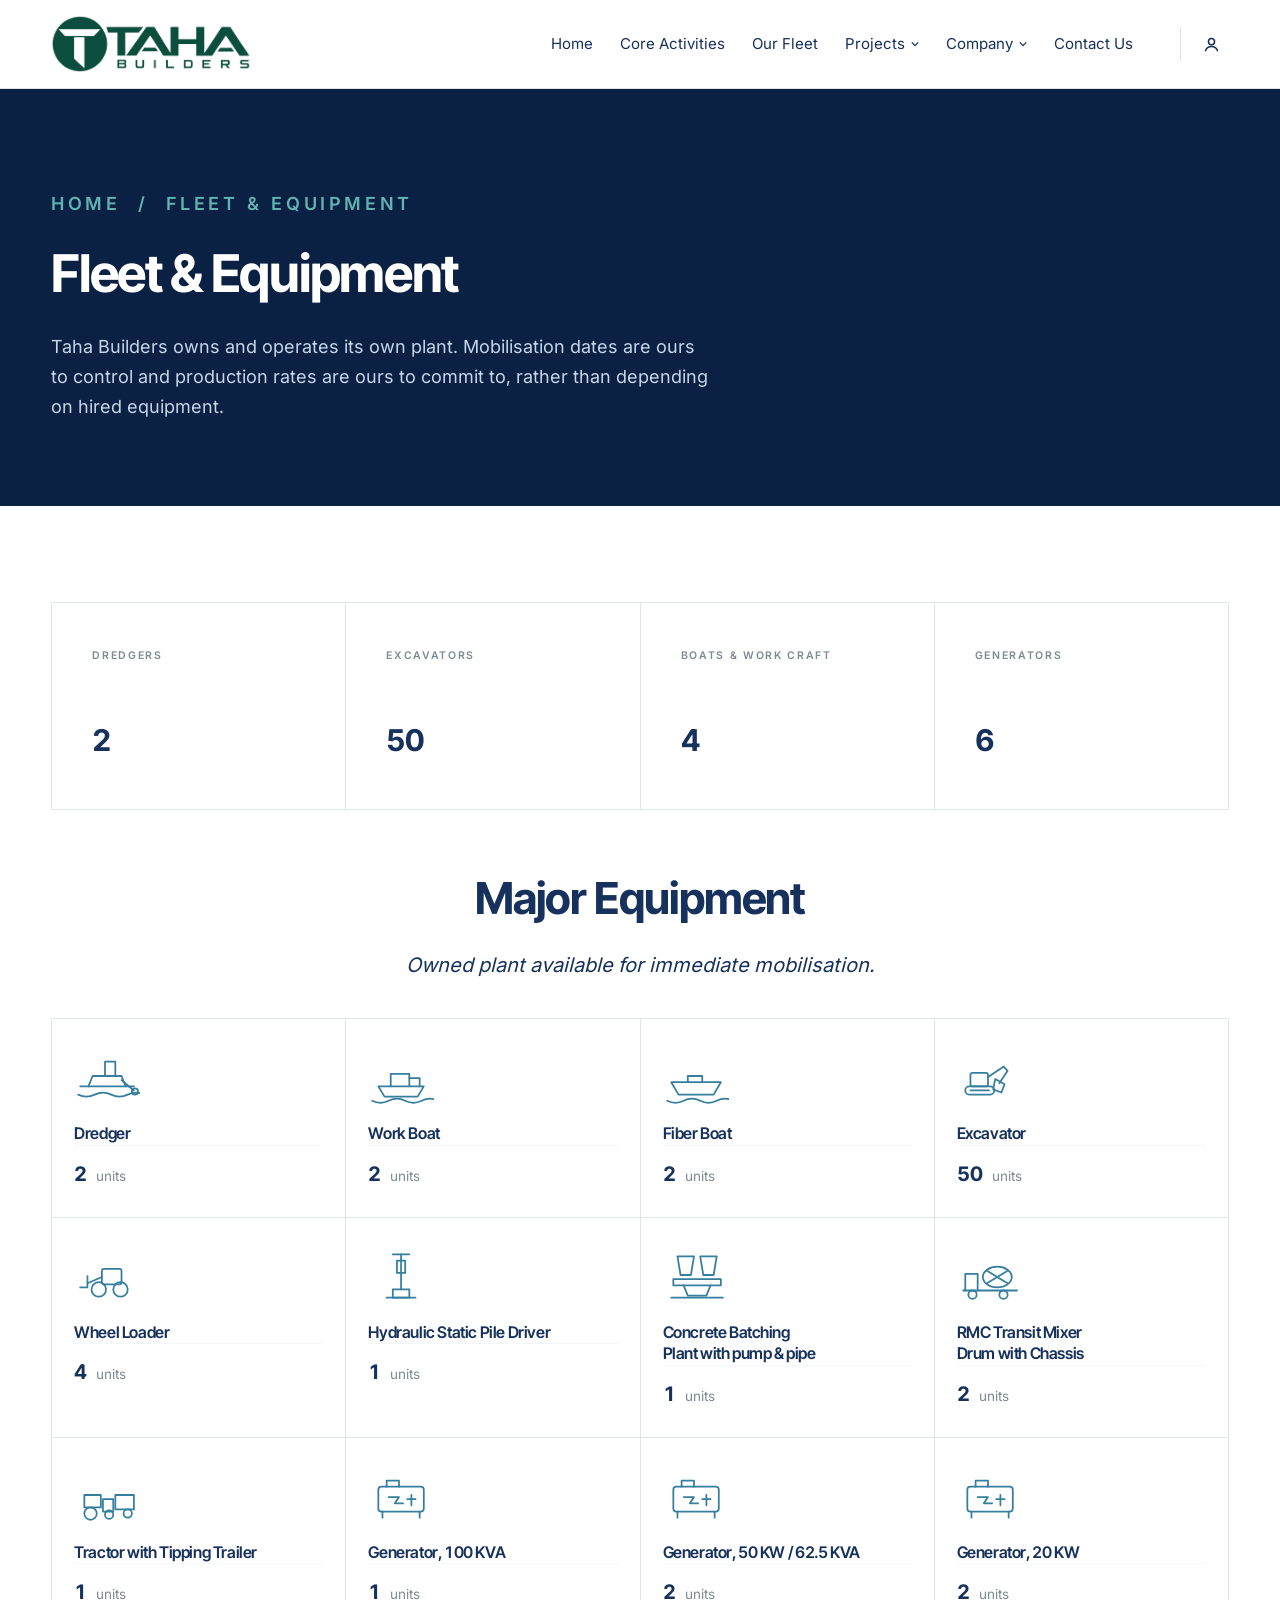
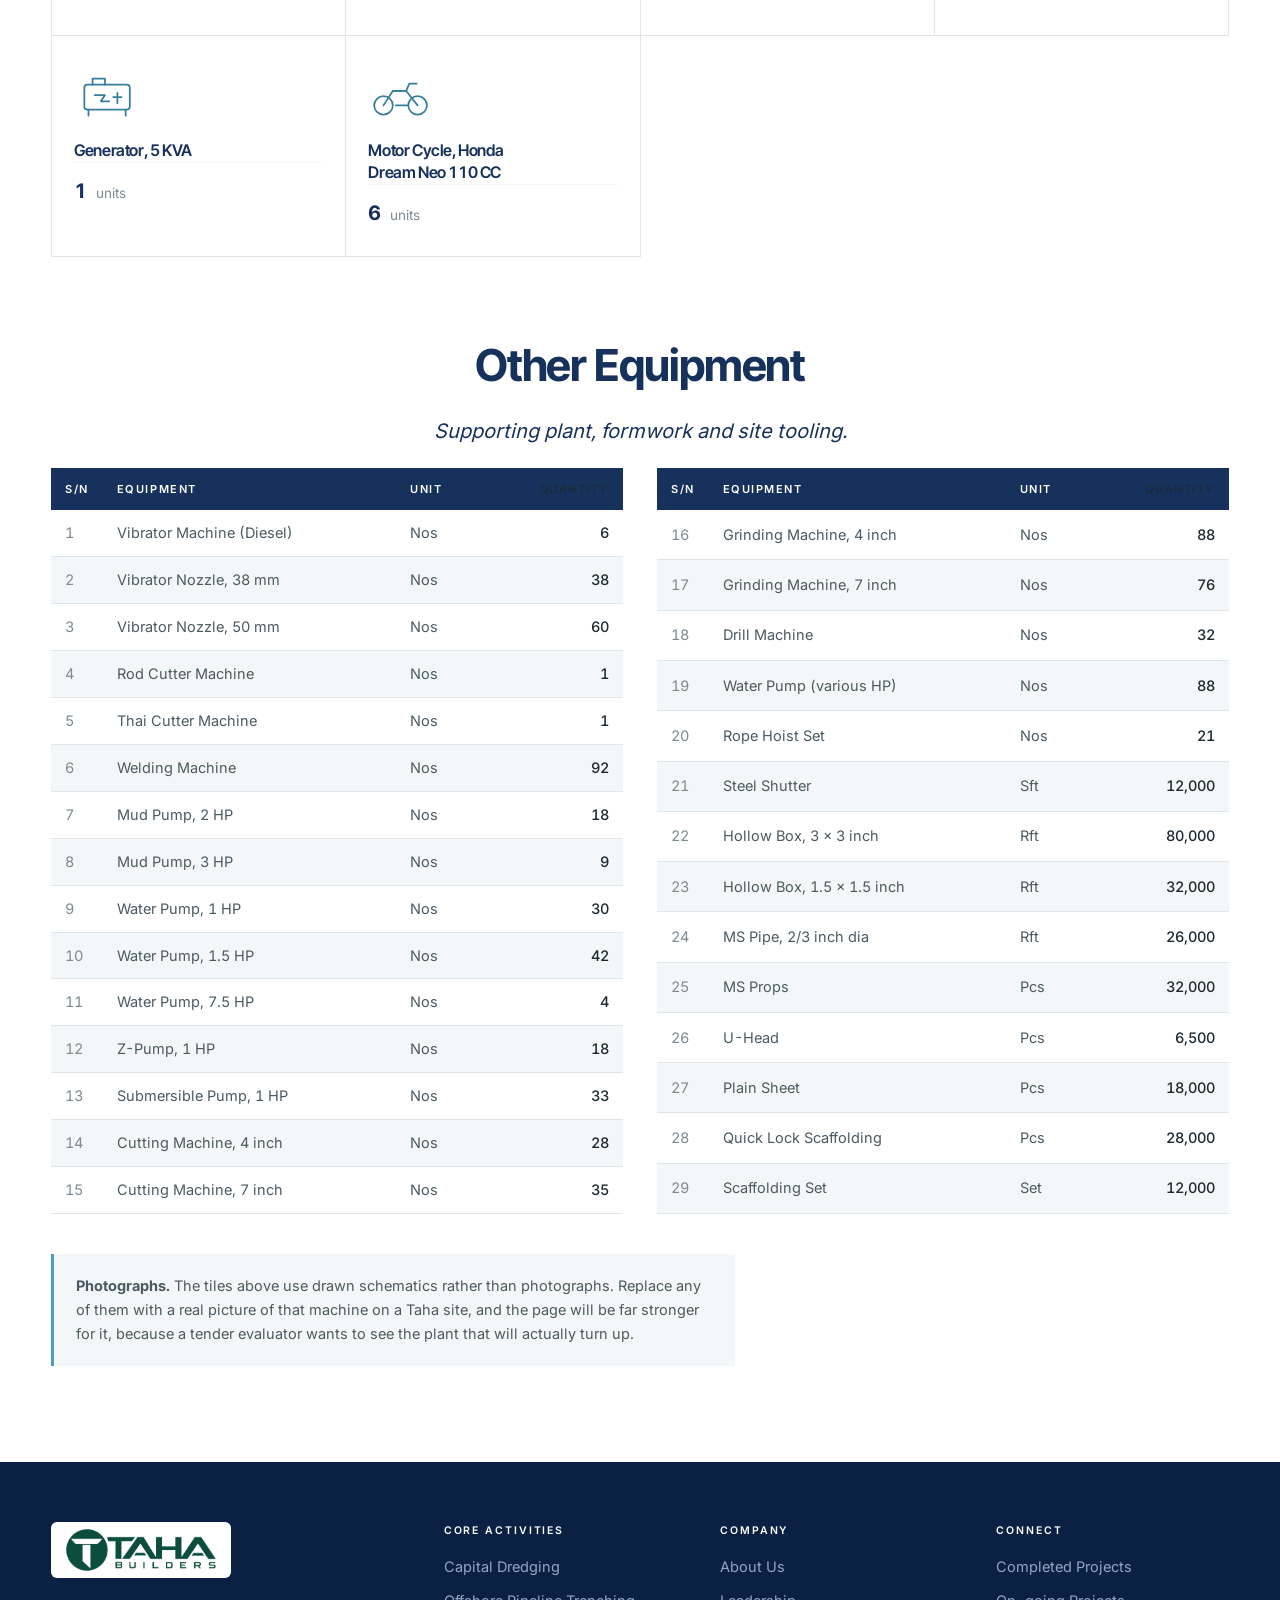
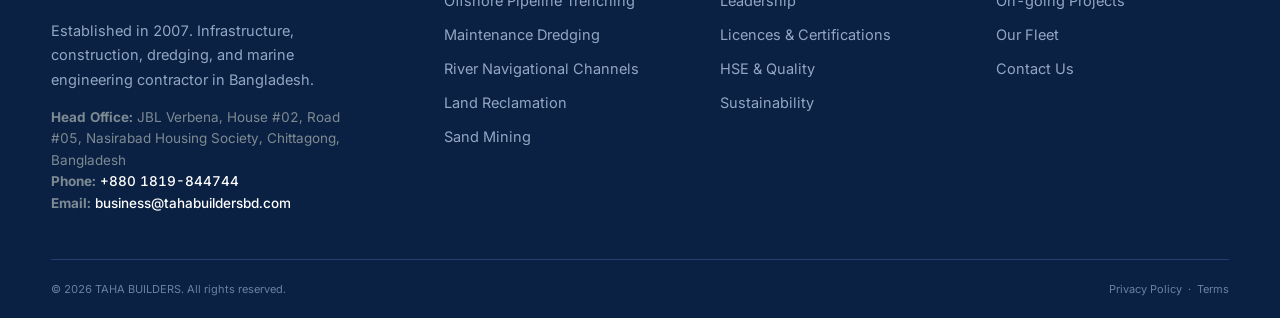
<file: fleet.html>
<!doctype html>
<html lang="en">
<head>
<meta charset="utf-8">
<meta name="viewport" content="width=device-width, initial-scale=1">
<title>Our Dredging Fleet &amp; Heavy Equipment | Taha Builders BD</title>
<meta name="description" content="Explore the cutter suction dredgers, excavators, tugboats, and heavy plant equipment owned and operated by Taha Builders in Bangladesh.">
<meta name="keywords" content="Taha Builders Fleet, Dredgers Bangladesh, Cutter Suction Dredger BD, Heavy Machinery Taha Builders, Marine Equipment Bangladesh">
<meta name="author" content="Taha Builders">
<meta name="robots" content="index, follow, max-image-preview:large, max-snippet:-1, max-video-preview:-1">
<link rel="canonical" href="https://tahabuildersbd.com/fleet.html">

<!-- Open Graph / Social Media Meta Tags -->
<meta property="og:type" content="article">
<meta property="og:url" content="https://tahabuildersbd.com/fleet.html">
<meta property="og:site_name" content="Taha Builders BD">
<meta property="og:title" content="Our Dredging Fleet &amp; Heavy Equipment | Taha Builders BD">
<meta property="og:description" content="Explore the cutter suction dredgers, excavators, tugboats, and heavy plant equipment owned and operated by Taha Builders in Bangladesh.">
<meta property="og:image" content="https://tahabuildersbd.com/images/hero-1.jpg">
<meta property="og:locale" content="en_US">

<!-- Twitter Card Meta Tags -->
<meta name="twitter:card" content="summary_large_image">
<meta name="twitter:title" content="Our Dredging Fleet &amp; Heavy Equipment | Taha Builders BD">
<meta name="twitter:description" content="Explore the cutter suction dredgers, excavators, tugboats, and heavy plant equipment owned and operated by Taha Builders in Bangladesh.">
<meta name="twitter:image" content="https://tahabuildersbd.com/images/hero-1.jpg">

<!-- Favicon & Stylesheet -->
<link rel="icon" href="favicon.ico" sizes="any">
<link rel="icon" type="image/png" sizes="48x48" href="images/favicon-48.png">
<link rel="icon" type="image/png" sizes="180x180" href="images/favicon-180.png">
<link rel="apple-touch-icon" href="images/favicon-180.png">
<link rel="stylesheet" href="site.css">

<!-- Structured Data (JSON-LD Schema) -->
<script type="application/ld+json">
{
  "@context": "https://schema.org",
  "@graph": [
    {
      "@type": "WebPage",
      "@id": "https://tahabuildersbd.com/fleet.html#webpage",
      "url": "https://tahabuildersbd.com/fleet.html",
      "name": "Dredging Fleet & Equipment - Taha Builders",
      "description": "Owned dredgers, excavators, tugboats, and site equipment operated by Taha Builders BD.",
      "breadcrumb": {
        "@type": "BreadcrumbList",
        "itemListElement": [
          {
            "@type": "ListItem",
            "position": 1,
            "name": "Home",
            "item": "https://tahabuildersbd.com/"
          },
          {
            "@type": "ListItem",
            "position": 2,
            "name": "Our Fleet",
            "item": "https://tahabuildersbd.com/fleet.html"
          }
        ]
      }
    }
  ]
}
</script>
<style>
.pagehead{background:var(--navy-deep);color:#C7D6EA;padding:clamp(52px,7vw,84px) 0}
.pagehead h1{color:#fff;font-size:clamp(30px,4.4vw,52px);font-weight:700;margin-top:12px}
.pagehead p{max-width:60ch;margin-top:16px;font-size:clamp(15px,1.5vw,18px)}
.crumb{font-size:11.5px;font-weight:600;letter-spacing:.2em;text-transform:uppercase;color:var(--teal)}
.crumb a{color:var(--teal)}
.crumb a:hover{color:#fff}
.tally{display:grid;grid-template-columns:repeat(4,1fr);gap:1px;background:var(--line);border:1px solid var(--line);margin-bottom:52px}
.tally div{background:#fff;padding:22px 20px}
.tally .k{font-size:10.5px;font-weight:600;letter-spacing:.16em;text-transform:uppercase;color:var(--muted)}
.tally .v{font-family:var(--f-display);font-weight:700;font-size:30px;color:var(--navy);margin-top:8px;letter-spacing:-.02em}
.eqgrid{display:grid;grid-template-columns:repeat(4,1fr);border-top:1px solid var(--line);border-left:1px solid var(--line)}
.eq{background:#fff;padding:26px 22px;display:flex;flex-direction:column;gap:16px;transition:background .18s;
  border-right:1px solid var(--line);border-bottom:1px solid var(--line)}
.eq:hover{background:var(--paper-2)}
.eq-ic{color:var(--cyan-dark);height:62px}
.eq-ic svg{height:62px;width:auto}
.eq h3{font-size:16px;font-weight:600;line-height:1.35}
.eq-q{margin-top:auto;padding-top:12px;border-top:1px solid var(--paper-2);font-size:13.5px;color:var(--muted)}
.eq-q span{font-family:var(--f-display);font-weight:700;font-size:20px;color:var(--navy);margin-right:5px}
.tablewrap{display:grid;grid-template-columns:1fr 1fr;gap:34px;margin-top:20px}
table.eqt{width:100%;border-collapse:collapse;font-size:14.5px}
table.eqt th{background:var(--navy);color:#fff;text-align:left;padding:12px 14px;font-size:11px;
  font-weight:600;letter-spacing:.14em;text-transform:uppercase}
table.eqt td{padding:11px 14px;border-bottom:1px solid var(--line);color:var(--body)}
table.eqt tr:nth-child(even) td{background:var(--paper-2)}
table.eqt td.num,table.eqt th.num{text-align:right;font-variant-numeric:tabular-nums;color:var(--ink);font-weight:500}
table.eqt td:first-child{color:var(--muted);width:44px}
.note{margin-top:40px;padding:20px 22px;border-left:3px solid var(--cyan);background:var(--paper-2);
  font-size:14.5px;color:var(--body);max-width:76ch}
@media(max-width:1080px){.eqgrid{grid-template-columns:repeat(2,1fr)}.tally{grid-template-columns:repeat(2,1fr)}.tablewrap{grid-template-columns:1fr;gap:0}}
@media(max-width:680px){.eqgrid{grid-template-columns:1fr}.tally{grid-template-columns:1fr}}
</style>
</head>
<body>

<header class="header">
  <div class="wrap">
    <a class="brand" href="index.html" aria-label="Taha Builders home">
      <img class="mark" src="images/taha-builder-logo.png" alt="Taha Builders Logo" style="height:58px;width:auto;object-fit:contain">
    </a>

    <ul class="nav">
      <li><a class="top" href="index.html">Home</a></li>
      <li><a class="top" href="index.html#activities">Core Activities</a></li>
      <li><a class="top" href="fleet.html">Our Fleet</a></li>
      <li><a class="top" href="index.html#projects">Projects
        <svg class="caret" viewBox="0 0 10 10"><path d="M1 3l4 4 4-4" fill="none" stroke="currentColor" stroke-width="1.6"></path></svg></a>
        <ul class="drop">
          <li><a href="index.html#projects">Completed Projects</a></li>
          <li><a href="index.html#ongoing">On-going Projects</a></li>
        </ul>
      </li>
      <li><a class="top" href="about.html">Company
        <svg class="caret" viewBox="0 0 10 10"><path d="M1 3l4 4 4-4" fill="none" stroke="currentColor" stroke-width="1.6"></path></svg></a>
        <ul class="drop">
          <li><a href="about.html">About Us</a></li>
          <li><a href="about.html#leadership">Leadership</a></li>
          <li><a href="certifications.html">Licences &amp; Certifications</a></li>
          <li><a href="hse-quality.html">HSE &amp; Quality</a></li>
          <li><a href="sustainability.html">Sustainability</a></li>
        </ul>
      </li>
      <li><a class="top" href="about.html#office">Contact Us</a></li>
    </ul>

    <div class="icons">
      <a href="about.html#office" aria-label="Contact Office"><svg width="19" height="19" viewBox="0 0 20 20" fill="none" stroke="currentColor" stroke-width="1.6"><circle cx="10" cy="7" r="3.2"></circle><path d="M3.5 17c1.1-3.2 3.5-4.8 6.5-4.8s5.4 1.6 6.5 4.8"></path></svg></a>
    </div>
    <button class="burger" id="burger" aria-label="Open menu" aria-expanded="false" aria-controls="mobileNav"><span></span><span></span><span></span></button>
  </div>
</header>

<nav class="mobile" id="mobileNav" aria-label="Mobile">
  <a href="index.html">Home</a>
  <a href="about.html">About Us</a>
  <a href="index.html#activities">Core Activities</a>
  <a href="fleet.html">Fleet &amp; Equipment</a>
  <a href="index.html#projects" class="sub">Completed Projects</a>
  <a href="index.html#ongoing" class="sub">On-going Projects</a>
  <a href="about.html#leadership">Executive Leadership</a>
  <a href="certifications.html">Licences &amp; Certifications</a>
  <a href="hse-quality.html">HSE &amp; Quality</a>
  <a href="sustainability.html">Sustainability</a>
  <a href="about.html#office">Contact Us</a>
</nav>


<section class="pagehead">
  <div class="wrap">
    <p class="crumb"><a href="index.html">Home</a> &nbsp;/&nbsp; Fleet &amp; Equipment</p>
    <h1>Fleet &amp; Equipment</h1>
    <p>Taha Builders owns and operates its own plant. Mobilisation dates are ours to control and production rates are ours to commit to, rather than depending on hired equipment.</p>
  </div>
</section>

<section class="section">
  <div class="wrap">
    <div class="tally">
      <div><div class="k">Dredgers</div><div class="v">2</div></div>
      <div><div class="k">Excavators</div><div class="v">50</div></div>
      <div><div class="k">Boats &amp; work craft</div><div class="v">4</div></div>
      <div><div class="k">Generators</div><div class="v">6</div></div>
    </div>

    <div class="center-head" style="margin-bottom:36px">
      <h2>Major Equipment</h2>
      <p class="sub">Owned plant available for immediate mobilisation.</p>
    </div>
    <div class="eqgrid">
<article class="eq"><div class="eq-ic"><svg viewBox="0 0 64 60" fill="none" stroke="currentColor" stroke-width="1.7" stroke-linecap="round" stroke-linejoin="round" aria-hidden="true"><path d="M6 40h52"/><path d="M14 40l4-10h28l4 10"/><path d="M30 30V16h10v14"/><path d="M46 34l12 10"/><circle cx="59" cy="45" r="3"/><path d="M4 48q8 4 16 0t16 0 16 0 16 0"/></svg></div><div class="eq-b"><h3>Dredger</h3><p class="eq-q"><span>2</span> units</p></div></article>
<article class="eq"><div class="eq-ic"><svg viewBox="0 0 64 60" fill="none" stroke="currentColor" stroke-width="1.7" stroke-linecap="round" stroke-linejoin="round" aria-hidden="true"><path d="M10 40h44l-6 10H16z"/><path d="M22 40V28h18v12"/><path d="M40 32h10v8"/><path d="M4 54q8 4 16 0t16 0 16 0 16 0"/></svg></div><div class="eq-b"><h3>Work Boat</h3><p class="eq-q"><span>2</span> units</p></div></article>
<article class="eq"><div class="eq-ic"><svg viewBox="0 0 64 60" fill="none" stroke="currentColor" stroke-width="1.7" stroke-linecap="round" stroke-linejoin="round" aria-hidden="true"><path d="M8 36h48l-7 12H15z"/><path d="M24 36v-6h14v6"/><path d="M4 54q8 4 16 0t16 0 16 0 16 0"/></svg></div><div class="eq-b"><h3>Fiber Boat</h3><p class="eq-q"><span>2</span> units</p></div></article>
<article class="eq"><div class="eq-ic"><svg viewBox="0 0 64 60" fill="none" stroke="currentColor" stroke-width="1.7" stroke-linecap="round" stroke-linejoin="round" aria-hidden="true"><rect x="8" y="40" width="28" height="8" rx="4"/><path d="M13 44h18"/><rect x="13" y="27" width="17" height="13" rx="2"/><path d="M30 31l15-10"/><path d="M45 21l4 4-8 12"/><path d="M37 33l9 5-3 8-8-3z"/></svg></div><div class="eq-b"><h3>Excavator</h3><p class="eq-q"><span>50</span> units</p></div></article>
<article class="eq"><div class="eq-ic"><svg viewBox="0 0 64 60" fill="none" stroke="currentColor" stroke-width="1.7" stroke-linecap="round" stroke-linejoin="round" aria-hidden="true"><circle cx="24" cy="44" r="7"/><circle cx="45" cy="44" r="7"/><rect x="27" y="24" width="19" height="15" rx="2"/><path d="M27 32L13 38"/><path d="M13 31v11H6"/></svg></div><div class="eq-b"><h3>Wheel Loader</h3><p class="eq-q"><span>4</span> units</p></div></article>
<article class="eq"><div class="eq-ic"><svg viewBox="0 0 64 60" fill="none" stroke="currentColor" stroke-width="1.7" stroke-linecap="round" stroke-linejoin="round" aria-hidden="true"><path d="M18 52h28"/><rect x="24" y="44" width="16" height="8"/><path d="M32 44V10"/><path d="M24 10h16"/><rect x="28" y="16" width="8" height="12"/></svg></div><div class="eq-b"><h3>Hydraulic Static Pile Driver</h3><p class="eq-q"><span>1</span> units</p></div></article>
<article class="eq"><div class="eq-ic"><svg viewBox="0 0 64 60" fill="none" stroke="currentColor" stroke-width="1.7" stroke-linecap="round" stroke-linejoin="round" aria-hidden="true"><path d="M14 12h16l-3 18h-10z"/><path d="M36 12h16l-3 18H39z"/><path d="M10 34h46v6H10z"/><path d="M20 40l4 10h18l4-10"/><path d="M8 52h50"/></svg></div><div class="eq-b"><h3>Concrete Batching Plant with pump &amp; pipe</h3><p class="eq-q"><span>1</span> units</p></div></article>
<article class="eq"><div class="eq-ic"><svg viewBox="0 0 64 60" fill="none" stroke="currentColor" stroke-width="1.7" stroke-linecap="round" stroke-linejoin="round" aria-hidden="true"><path d="M6 45h52"/><circle cx="15" cy="49" r="4"/><circle cx="45" cy="49" r="4"/><path d="M8 45V29h12v16"/><ellipse cx="39" cy="32" rx="14" ry="10"/><path d="M29 26l20 12M29 38l20-12"/></svg></div><div class="eq-b"><h3>RMC Transit Mixer Drum with Chassis</h3><p class="eq-q"><span>2</span> units</p></div></article>
<article class="eq"><div class="eq-ic"><svg viewBox="0 0 64 60" fill="none" stroke="currentColor" stroke-width="1.7" stroke-linecap="round" stroke-linejoin="round" aria-hidden="true"><rect x="10" y="30" width="16" height="12"/><circle cx="16" cy="48" r="6"/><circle cx="34" cy="49" r="4"/><path d="M28 34h10v12H28z"/><path d="M40 30h18v14H40z"/><circle cx="52" cy="48" r="4"/></svg></div><div class="eq-b"><h3>Tractor with Tipping Trailer</h3><p class="eq-q"><span>1</span> units</p></div></article>
<article class="eq"><div class="eq-ic"><svg viewBox="0 0 64 60" fill="none" stroke="currentColor" stroke-width="1.7" stroke-linecap="round" stroke-linejoin="round" aria-hidden="true"><rect x="10" y="22" width="44" height="24" rx="3"/><path d="M18 22v-6h12v6"/><path d="M20 32h10l-4 6h8"/><path d="M42 30v10M38 34h8"/><path d="M14 46v6M50 46v6"/></svg></div><div class="eq-b"><h3>Generator, 100 KVA</h3><p class="eq-q"><span>1</span> units</p></div></article>
<article class="eq"><div class="eq-ic"><svg viewBox="0 0 64 60" fill="none" stroke="currentColor" stroke-width="1.7" stroke-linecap="round" stroke-linejoin="round" aria-hidden="true"><rect x="10" y="22" width="44" height="24" rx="3"/><path d="M18 22v-6h12v6"/><path d="M20 32h10l-4 6h8"/><path d="M42 30v10M38 34h8"/><path d="M14 46v6M50 46v6"/></svg></div><div class="eq-b"><h3>Generator, 50 KW / 62.5 KVA</h3><p class="eq-q"><span>2</span> units</p></div></article>
<article class="eq"><div class="eq-ic"><svg viewBox="0 0 64 60" fill="none" stroke="currentColor" stroke-width="1.7" stroke-linecap="round" stroke-linejoin="round" aria-hidden="true"><rect x="10" y="22" width="44" height="24" rx="3"/><path d="M18 22v-6h12v6"/><path d="M20 32h10l-4 6h8"/><path d="M42 30v10M38 34h8"/><path d="M14 46v6M50 46v6"/></svg></div><div class="eq-b"><h3>Generator, 20 KW</h3><p class="eq-q"><span>2</span> units</p></div></article>
<article class="eq"><div class="eq-ic"><svg viewBox="0 0 64 60" fill="none" stroke="currentColor" stroke-width="1.7" stroke-linecap="round" stroke-linejoin="round" aria-hidden="true"><rect x="10" y="22" width="44" height="24" rx="3"/><path d="M18 22v-6h12v6"/><path d="M20 32h10l-4 6h8"/><path d="M42 30v10M38 34h8"/><path d="M14 46v6M50 46v6"/></svg></div><div class="eq-b"><h3>Generator, 5 KVA</h3><p class="eq-q"><span>1</span> units</p></div></article>
<article class="eq"><div class="eq-ic"><svg viewBox="0 0 64 60" fill="none" stroke="currentColor" stroke-width="1.7" stroke-linecap="round" stroke-linejoin="round" aria-hidden="true"><circle cx="15" cy="42" r="9"/><circle cx="48" cy="42" r="9"/><path d="M15 42l9-14h13l11 14"/><path d="M24 28h13"/><path d="M37 28l3-7h7"/><path d="M27 42h12"/></svg></div><div class="eq-b"><h3>Motor Cycle, Honda Dream Neo 110 CC</h3><p class="eq-q"><span>6</span> units</p></div></article>
    </div>

    <div class="center-head" style="margin:72px auto 0">
      <h2>Other Equipment</h2>
      <p class="sub">Supporting plant, formwork and site tooling.</p>
    </div>
    <div class="tablewrap">
      <table class="eqt"><thead><tr><th>S/N</th><th>Equipment</th><th>Unit</th><th class="num">Quantity</th></tr></thead><tbody>
<tr><td>1</td><td>Vibrator Machine (Diesel)</td><td>Nos</td><td class="num">6</td></tr>
<tr><td>2</td><td>Vibrator Nozzle, 38 mm</td><td>Nos</td><td class="num">38</td></tr>
<tr><td>3</td><td>Vibrator Nozzle, 50 mm</td><td>Nos</td><td class="num">60</td></tr>
<tr><td>4</td><td>Rod Cutter Machine</td><td>Nos</td><td class="num">1</td></tr>
<tr><td>5</td><td>Thai Cutter Machine</td><td>Nos</td><td class="num">1</td></tr>
<tr><td>6</td><td>Welding Machine</td><td>Nos</td><td class="num">92</td></tr>
<tr><td>7</td><td>Mud Pump, 2 HP</td><td>Nos</td><td class="num">18</td></tr>
<tr><td>8</td><td>Mud Pump, 3 HP</td><td>Nos</td><td class="num">9</td></tr>
<tr><td>9</td><td>Water Pump, 1 HP</td><td>Nos</td><td class="num">30</td></tr>
<tr><td>10</td><td>Water Pump, 1.5 HP</td><td>Nos</td><td class="num">42</td></tr>
<tr><td>11</td><td>Water Pump, 7.5 HP</td><td>Nos</td><td class="num">4</td></tr>
<tr><td>12</td><td>Z-Pump, 1 HP</td><td>Nos</td><td class="num">18</td></tr>
<tr><td>13</td><td>Submersible Pump, 1 HP</td><td>Nos</td><td class="num">33</td></tr>
<tr><td>14</td><td>Cutting Machine, 4 inch</td><td>Nos</td><td class="num">28</td></tr>
<tr><td>15</td><td>Cutting Machine, 7 inch</td><td>Nos</td><td class="num">35</td></tr>
      </tbody></table>
      <table class="eqt"><thead><tr><th>S/N</th><th>Equipment</th><th>Unit</th><th class="num">Quantity</th></tr></thead><tbody>
<tr><td>16</td><td>Grinding Machine, 4 inch</td><td>Nos</td><td class="num">88</td></tr>
<tr><td>17</td><td>Grinding Machine, 7 inch</td><td>Nos</td><td class="num">76</td></tr>
<tr><td>18</td><td>Drill Machine</td><td>Nos</td><td class="num">32</td></tr>
<tr><td>19</td><td>Water Pump (various HP)</td><td>Nos</td><td class="num">88</td></tr>
<tr><td>20</td><td>Rope Hoist Set</td><td>Nos</td><td class="num">21</td></tr>
<tr><td>21</td><td>Steel Shutter</td><td>Sft</td><td class="num">12,000</td></tr>
<tr><td>22</td><td>Hollow Box, 3 x 3 inch</td><td>Rft</td><td class="num">80,000</td></tr>
<tr><td>23</td><td>Hollow Box, 1.5 x 1.5 inch</td><td>Rft</td><td class="num">32,000</td></tr>
<tr><td>24</td><td>MS Pipe, 2/3 inch dia</td><td>Rft</td><td class="num">26,000</td></tr>
<tr><td>25</td><td>MS Props</td><td>Pcs</td><td class="num">32,000</td></tr>
<tr><td>26</td><td>U-Head</td><td>Pcs</td><td class="num">6,500</td></tr>
<tr><td>27</td><td>Plain Sheet</td><td>Pcs</td><td class="num">18,000</td></tr>
<tr><td>28</td><td>Quick Lock Scaffolding</td><td>Pcs</td><td class="num">28,000</td></tr>
<tr><td>29</td><td>Scaffolding Set</td><td>Set</td><td class="num">12,000</td></tr>
      </tbody></table>
    </div>

    <p class="note"><strong>Photographs.</strong> The tiles above use drawn schematics rather than photographs. Replace any of them with a real picture of that machine on a Taha site, and the page will be far stronger for it, because a tender evaluator wants to see the plant that will actually turn up.</p>
  </div>
</section>


<footer class="footer">
  <div class="wrap">
    <div class="foot-grid">
      <div class="foot-brand">
        <img src="images/taha-builder-logo.png" alt="Taha Builders Logo" style="height:56px;width:auto;object-fit:contain;margin-bottom:18px;background:#fff;padding:6px 14px;border-radius:6px;display:inline-block">
        <p>Established in 2007. Infrastructure, construction, dredging, and marine engineering contractor in Bangladesh.</p>
        <p style="margin-top:14px;font-size:13.5px;color:var(--muted);line-height:1.6">
          <strong>Head Office:</strong> JBL Verbena, House #02, Road #05, Nasirabad Housing Society, Chittagong, Bangladesh<br>
          <strong>Phone:</strong> <a href="tel:+8801819844744" style="color:#fff;font-weight:500">+880 1819-844744</a><br>
          <strong>Email:</strong> <a href="mailto:business@tahabuildersbd.com" style="color:#fff;font-weight:500">business@tahabuildersbd.com</a>
        </p>
      </div>
      <div>
        <h4>Core Activities</h4>
        <ul>
          <li><a href="index.html#activities">Capital Dredging</a></li>
          <li><a href="index.html#activities">Offshore Pipeline Trenching</a></li>
          <li><a href="index.html#activities">Maintenance Dredging</a></li>
          <li><a href="index.html#activities">River Navigational Channels</a></li>
          <li><a href="index.html#activities">Land Reclamation</a></li>
          <li><a href="index.html#activities">Sand Mining</a></li>
        </ul>
      </div>
      <div>
        <h4>Company</h4>
        <ul>
          <li><a href="about.html">About Us</a></li>
          <li><a href="about.html#leadership">Leadership</a></li>
          <li><a href="certifications.html">Licences &amp; Certifications</a></li>
          <li><a href="hse-quality.html">HSE &amp; Quality</a></li>
          <li><a href="sustainability.html">Sustainability</a></li>
        </ul>
      </div>
      <div>
        <h4>Connect</h4>
        <ul>
          <li><a href="index.html#projects">Completed Projects</a></li>
          <li><a href="index.html#ongoing">On-going Projects</a></li>
          <li><a href="fleet.html">Our Fleet</a></li>
          <li><a href="about.html#office">Contact Us</a></li>
        </ul>
      </div>
    </div>
    <div class="foot-bar">
      <span>&copy; 2026 TAHA BUILDERS. All rights reserved.</span>
      <span>Privacy Policy &nbsp;&middot;&nbsp; Terms</span>
    </div>
  </div>
</footer>

<script>
(function(){
  var burger = document.getElementById('burger');
  var mob = document.getElementById('mobileNav');
  if (!burger || !mob) return;
  function setMenu(open){
    mob.classList.toggle('is-open', open);
    burger.setAttribute('aria-expanded', open ? 'true' : 'false');
    burger.setAttribute('aria-label', open ? 'Close menu' : 'Open menu');
    document.body.style.overflow = open ? 'hidden' : '';
  }
  burger.addEventListener('click', function(){ setMenu(!mob.classList.contains('is-open')); });
  mob.addEventListener('click', function(e){ if (e.target.tagName === 'A') setMenu(false); });
  addEventListener('keydown', function(e){ if (e.key === 'Escape') setMenu(false); });
  addEventListener('resize', function(){ if (innerWidth > 1080) setMenu(false); });
})();
</script>

</body>
</html>
</file>
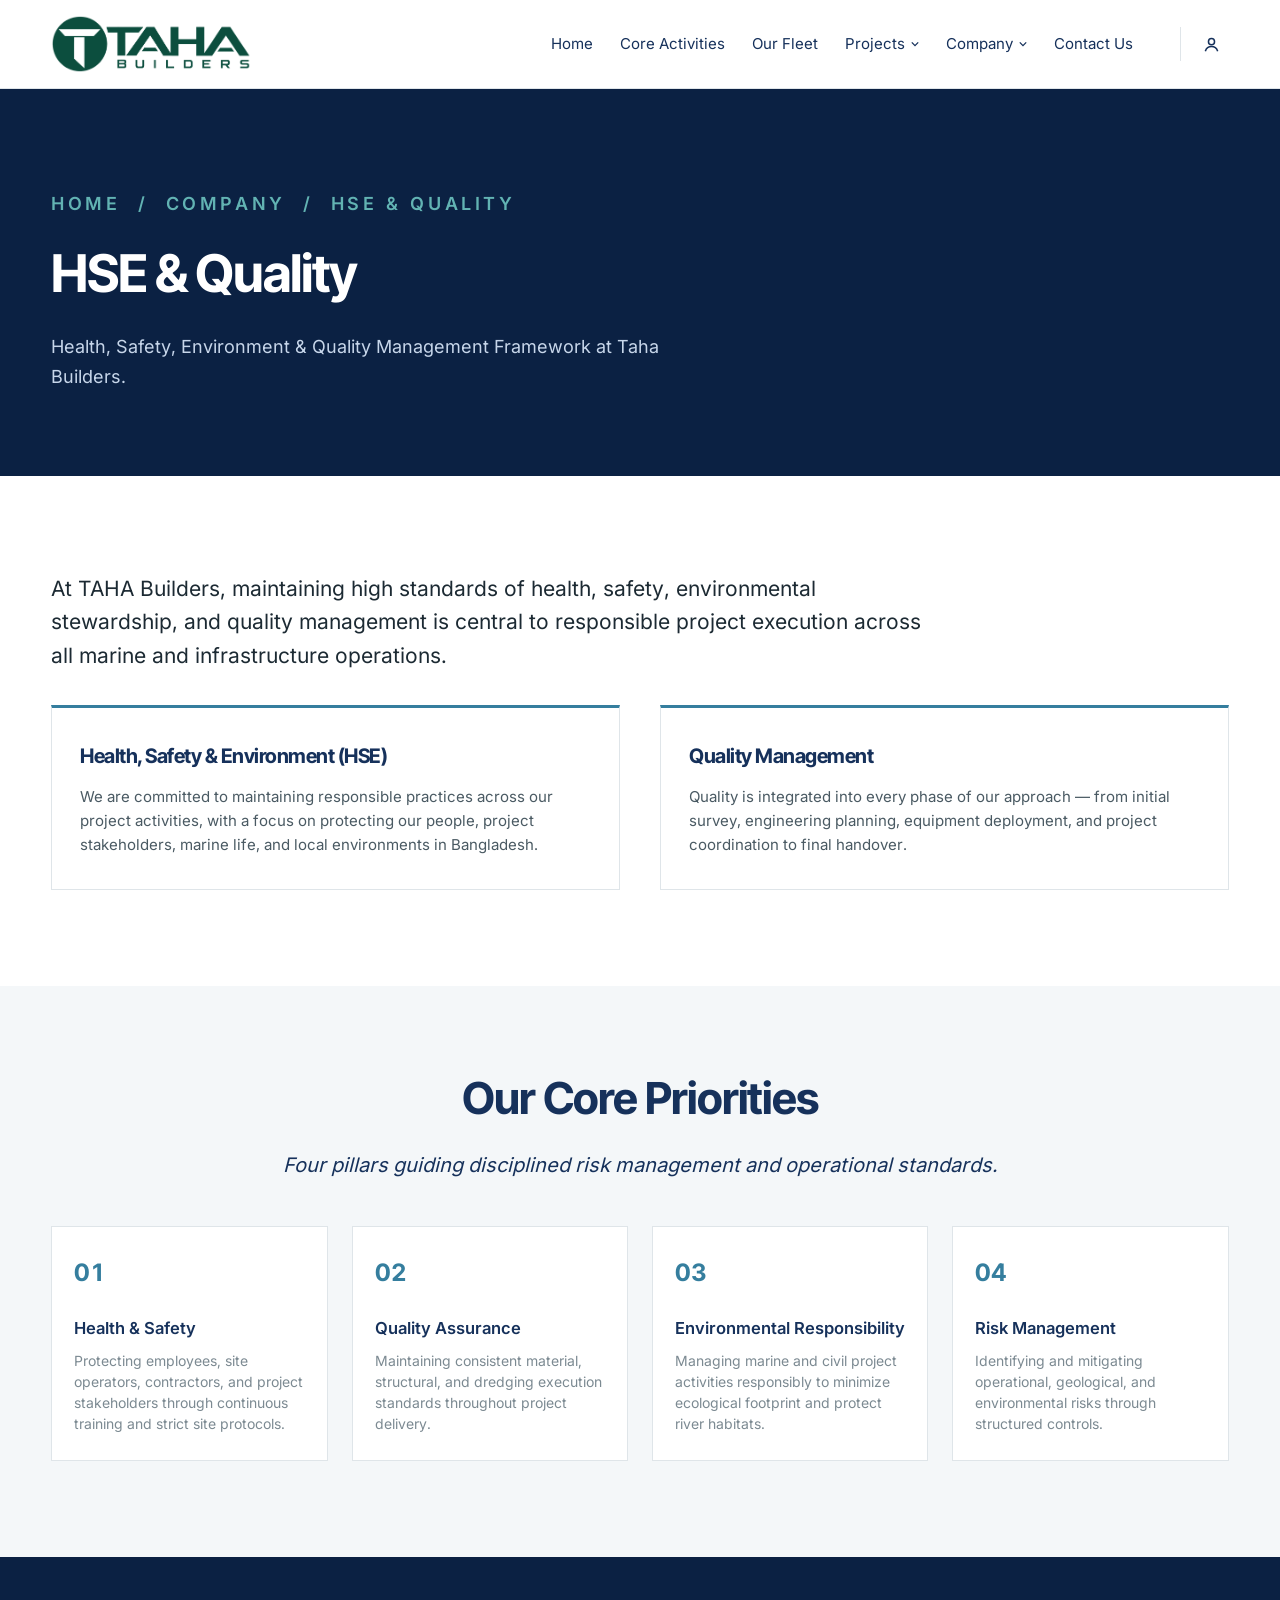
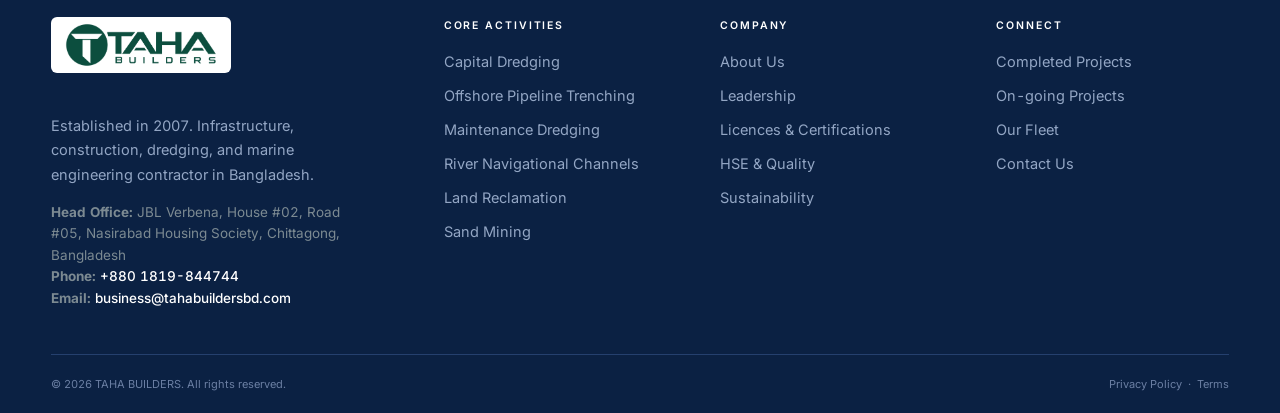
<file: hse-quality.html>
<!doctype html>
<html lang="en">
<head>
<meta charset="utf-8">
<meta name="viewport" content="width=device-width, initial-scale=1">
<title>HSE &amp; Quality Management | Taha Builders BD</title>
<meta name="description" content="Health, Safety, Environment (HSE) &amp; Quality Management policies of M/S Taha Builders — prioritizing workplace safety, quality assurance, and environmental responsibility in Bangladesh.">
<meta name="keywords" content="Taha Builders HSE, Health Safety Environment Bangladesh, Quality Management Dredging, Construction Safety BD, Risk Management Taha Builders">
<meta name="author" content="Taha Builders">
<meta name="robots" content="index, follow, max-image-preview:large, max-snippet:-1, max-video-preview:-1">
<link rel="canonical" href="https://tahabuildersbd.com/hse-quality.html">

<!-- Open Graph / Social Media Meta Tags -->
<meta property="og:type" content="article">
<meta property="og:url" content="https://tahabuildersbd.com/hse-quality.html">
<meta property="og:site_name" content="Taha Builders BD">
<meta property="og:title" content="HSE &amp; Quality Management | Taha Builders BD">
<meta property="og:description" content="Health, Safety, Environment (HSE) &amp; Quality Management policies of M/S Taha Builders — prioritizing workplace safety, quality assurance, and environmental responsibility.">
<meta property="og:image" content="https://tahabuildersbd.com/images/hero-1.jpg">
<meta property="og:locale" content="en_US">

<!-- Twitter Card Meta Tags -->
<meta name="twitter:card" content="summary_large_image">
<meta name="twitter:title" content="HSE &amp; Quality Management | Taha Builders BD">
<meta name="twitter:description" content="Health, Safety, Environment (HSE) &amp; Quality Management policies of M/S Taha Builders.">
<meta name="twitter:image" content="https://tahabuildersbd.com/images/hero-1.jpg">

<!-- Favicon & Stylesheet -->
<link rel="icon" href="favicon.ico" sizes="any">
<link rel="icon" type="image/png" sizes="48x48" href="images/favicon-48.png">
<link rel="icon" type="image/png" sizes="180x180" href="images/favicon-180.png">
<link rel="apple-touch-icon" href="images/favicon-180.png">
<link rel="stylesheet" href="site.css">

<!-- Structured Data (JSON-LD Schema) -->
<script type="application/ld+json">
{
  "@context": "https://schema.org",
  "@graph": [
    {
      "@type": "WebPage",
      "@id": "https://tahabuildersbd.com/hse-quality.html#webpage",
      "url": "https://tahabuildersbd.com/hse-quality.html",
      "name": "HSE & Quality Management - Taha Builders",
      "description": "Health, Safety, Environment and Quality Management framework of Taha Builders BD.",
      "breadcrumb": {
        "@type": "BreadcrumbList",
        "itemListElement": [
          {
            "@type": "ListItem",
            "position": 1,
            "name": "Home",
            "item": "https://tahabuildersbd.com/"
          },
          {
            "@type": "ListItem",
            "position": 2,
            "name": "HSE & Quality",
            "item": "https://tahabuildersbd.com/hse-quality.html"
          }
        ]
      }
    }
  ]
}
</script>
<style>
.pagehead{background:var(--navy-deep);color:#C7D6EA;padding:clamp(52px,7vw,84px) 0}
.pagehead h1{color:#fff;font-size:clamp(30px,4.4vw,52px);font-weight:700;margin-top:12px}
.pagehead p{max-width:62ch;margin-top:16px;font-size:clamp(15px,1.5vw,18px)}
.crumb{font-size:11.5px;font-weight:600;letter-spacing:.2em;text-transform:uppercase;color:var(--teal)}
.crumb a{color:var(--teal)}
.crumb a:hover{color:#fff}
.lead{font-size:clamp(17px,1.9vw,21px);line-height:1.6;color:var(--ink);max-width:68ch}
.grid-2{display:grid;grid-template-columns:repeat(2,1fr);gap:40px;margin-top:32px}
.card-box{background:#fff;border:1px solid var(--line);padding:32px 28px;border-top:3px solid var(--cyan-dark);display:flex;flex-direction:column;gap:12px}
.card-box h3{font-size:20px;color:var(--navy);font-weight:700}
.card-box p{font-size:15px;color:var(--body);line-height:1.6}
.prio-grid{display:grid;grid-template-columns:repeat(4,1fr);gap:24px;margin-top:32px}
.prio-card{background:#fff;border:1px solid var(--line);padding:26px 22px}
.prio-card .num{font-family:var(--f-display);font-size:24px;font-weight:700;color:var(--cyan-dark);margin-bottom:8px}
.prio-card h4{font-size:16.5px;font-weight:600;color:var(--navy);margin-bottom:8px}
.prio-card p{font-size:14px;color:var(--muted);line-height:1.5}
@media(max-width:1080px){.grid-2{grid-template-columns:1fr}.prio-grid{grid-template-columns:repeat(2,1fr)}}
@media(max-width:680px){.prio-grid{grid-template-columns:1fr}}
</style>
</head>
<body>

<!-- ============ HEADER ============ -->
<header class="header">
  <div class="wrap">
    <a class="brand" href="index.html" aria-label="Taha Builders home">
      <img class="mark" src="images/taha-builder-logo.png" alt="Taha Builders Logo" style="height:58px;width:auto;object-fit:contain">
    </a>

    <ul class="nav">
      <li><a class="top" href="index.html">Home</a></li>
      <li><a class="top" href="index.html#activities">Core Activities</a></li>
      <li><a class="top" href="fleet.html">Our Fleet</a></li>
      <li><a class="top" href="index.html#projects">Projects
        <svg class="caret" viewBox="0 0 10 10"><path d="M1 3l4 4 4-4" fill="none" stroke="currentColor" stroke-width="1.6"></path></svg></a>
        <ul class="drop">
          <li><a href="index.html#projects">Completed Projects</a></li>
          <li><a href="index.html#ongoing">On-going Projects</a></li>
        </ul>
      </li>
      <li><a class="top" href="about.html">Company
        <svg class="caret" viewBox="0 0 10 10"><path d="M1 3l4 4 4-4" fill="none" stroke="currentColor" stroke-width="1.6"></path></svg></a>
        <ul class="drop">
          <li><a href="about.html">About Us</a></li>
          <li><a href="about.html#leadership">Leadership</a></li>
          <li><a href="certifications.html">Licences &amp; Certifications</a></li>
          <li><a href="hse-quality.html">HSE &amp; Quality</a></li>
          <li><a href="sustainability.html">Sustainability</a></li>
        </ul>
      </li>
      <li><a class="top" href="about.html#office">Contact Us</a></li>
    </ul>

    <div class="icons">
      <a href="about.html#office" aria-label="Contact Office"><svg width="19" height="19" viewBox="0 0 20 20" fill="none" stroke="currentColor" stroke-width="1.6"><circle cx="10" cy="7" r="3.2"></circle><path d="M3.5 17c1.1-3.2 3.5-4.8 6.5-4.8s5.4 1.6 6.5 4.8"></path></svg></a>
    </div>
    <button class="burger" id="burger" aria-label="Open menu" aria-expanded="false" aria-controls="mobileNav"><span></span><span></span><span></span></button>
  </div>
</header>

<nav class="mobile" id="mobileNav" aria-label="Mobile">
  <a href="index.html">Home</a>
  <a href="about.html">About Us</a>
  <a href="index.html#activities">Core Activities</a>
  <a href="fleet.html">Fleet &amp; Equipment</a>
  <a href="index.html#projects" class="sub">Completed Projects</a>
  <a href="index.html#ongoing" class="sub">On-going Projects</a>
  <a href="about.html#leadership">Executive Leadership</a>
  <a href="certifications.html">Licences &amp; Certifications</a>
  <a href="hse-quality.html">HSE &amp; Quality</a>
  <a href="sustainability.html">Sustainability</a>
  <a href="about.html#office">Contact Us</a>
</nav>

<!-- ============ PAGEHEAD ============ -->
<section class="pagehead">
  <div class="wrap">
    <p class="crumb"><a href="index.html">Home</a> &nbsp;/&nbsp; Company &nbsp;/&nbsp; HSE &amp; Quality</p>
    <h1>HSE &amp; Quality</h1>
    <p>Health, Safety, Environment &amp; Quality Management Framework at Taha Builders.</p>
  </div>
</section>

<!-- ============ CONTENT ============ -->
<section class="section">
  <div class="wrap">
    <p class="lead">At TAHA Builders, maintaining high standards of health, safety, environmental stewardship, and quality management is central to responsible project execution across all marine and infrastructure operations.</p>

    <div class="grid-2">
      <article class="card-box">
        <h3>Health, Safety &amp; Environment (HSE)</h3>
        <p>We are committed to maintaining responsible practices across our project activities, with a focus on protecting our people, project stakeholders, marine life, and local environments in Bangladesh.</p>
      </article>

      <article class="card-box">
        <h3>Quality Management</h3>
        <p>Quality is integrated into every phase of our approach — from initial survey, engineering planning, equipment deployment, and project coordination to final handover.</p>
      </article>
    </div>
  </div>
</section>

<section class="section" style="background:var(--paper-2);padding-top:clamp(56px,6vw,84px)">
  <div class="wrap">
    <div class="center-head">
      <h2>Our Core Priorities</h2>
      <p class="sub">Four pillars guiding disciplined risk management and operational standards.</p>
    </div>

    <div class="prio-grid">
      <article class="prio-card">
        <div class="num">01</div>
        <h4>Health &amp; Safety</h4>
        <p>Protecting employees, site operators, contractors, and project stakeholders through continuous training and strict site protocols.</p>
      </article>

      <article class="prio-card">
        <div class="num">02</div>
        <h4>Quality Assurance</h4>
        <p>Maintaining consistent material, structural, and dredging execution standards throughout project delivery.</p>
      </article>

      <article class="prio-card">
        <div class="num">03</div>
        <h4>Environmental Responsibility</h4>
        <p>Managing marine and civil project activities responsibly to minimize ecological footprint and protect river habitats.</p>
      </article>

      <article class="prio-card">
        <div class="num">04</div>
        <h4>Risk Management</h4>
        <p>Identifying and mitigating operational, geological, and environmental risks through structured controls.</p>
      </article>
    </div>
  </div>
</section>

<!-- ============ FOOTER ============ -->
<footer class="footer">
  <div class="wrap">
    <div class="foot-grid">
      <div class="foot-brand">
        <img src="images/taha-builder-logo.png" alt="Taha Builders Logo" style="height:56px;width:auto;object-fit:contain;margin-bottom:18px;background:#fff;padding:6px 14px;border-radius:6px;display:inline-block">
        <p>Established in 2007. Infrastructure, construction, dredging, and marine engineering contractor in Bangladesh.</p>
        <p style="margin-top:14px;font-size:13.5px;color:var(--muted);line-height:1.6">
          <strong>Head Office:</strong> JBL Verbena, House #02, Road #05, Nasirabad Housing Society, Chittagong, Bangladesh<br>
          <strong>Phone:</strong> <a href="tel:+8801819844744" style="color:#fff;font-weight:500">+880 1819-844744</a><br>
          <strong>Email:</strong> <a href="mailto:business@tahabuildersbd.com" style="color:#fff;font-weight:500">business@tahabuildersbd.com</a>
        </p>
      </div>
      <div>
        <h4>Core Activities</h4>
        <ul>
          <li><a href="index.html#activities">Capital Dredging</a></li>
          <li><a href="index.html#activities">Offshore Pipeline Trenching</a></li>
          <li><a href="index.html#activities">Maintenance Dredging</a></li>
          <li><a href="index.html#activities">River Navigational Channels</a></li>
          <li><a href="index.html#activities">Land Reclamation</a></li>
          <li><a href="index.html#activities">Sand Mining</a></li>
        </ul>
      </div>
      <div>
        <h4>Company</h4>
        <ul>
          <li><a href="about.html">About Us</a></li>
          <li><a href="about.html#leadership">Leadership</a></li>
          <li><a href="certifications.html">Licences &amp; Certifications</a></li>
          <li><a href="hse-quality.html">HSE &amp; Quality</a></li>
          <li><a href="sustainability.html">Sustainability</a></li>
        </ul>
      </div>
      <div>
        <h4>Connect</h4>
        <ul>
          <li><a href="index.html#projects">Completed Projects</a></li>
          <li><a href="index.html#ongoing">On-going Projects</a></li>
          <li><a href="fleet.html">Our Fleet</a></li>
          <li><a href="about.html#office">Contact Us</a></li>
        </ul>
      </div>
    </div>
    <div class="foot-bar">
      <span>&copy; 2026 TAHA BUILDERS. All rights reserved.</span>
      <span>Privacy Policy &nbsp;&middot;&nbsp; Terms</span>
    </div>
  </div>
</footer>

<script>
(function(){
  var burger = document.getElementById('burger');
  var mob = document.getElementById('mobileNav');
  if (!burger || !mob) return;
  function setMenu(open){
    mob.classList.toggle('is-open', open);
    burger.setAttribute('aria-expanded', open ? 'true' : 'false');
    burger.setAttribute('aria-label', open ? 'Close menu' : 'Open menu');
    document.body.style.overflow = open ? 'hidden' : '';
  }
  burger.addEventListener('click', function(){ setMenu(!mob.classList.contains('is-open')); });
  mob.addEventListener('click', function(e){ if (e.target.tagName === 'A') setMenu(false); });
  addEventListener('keydown', function(e){ if (e.key === 'Escape') setMenu(false); });
  addEventListener('resize', function(){ if (innerWidth > 1080) setMenu(false); });
})();
</script>
</body>
</html>
</file>
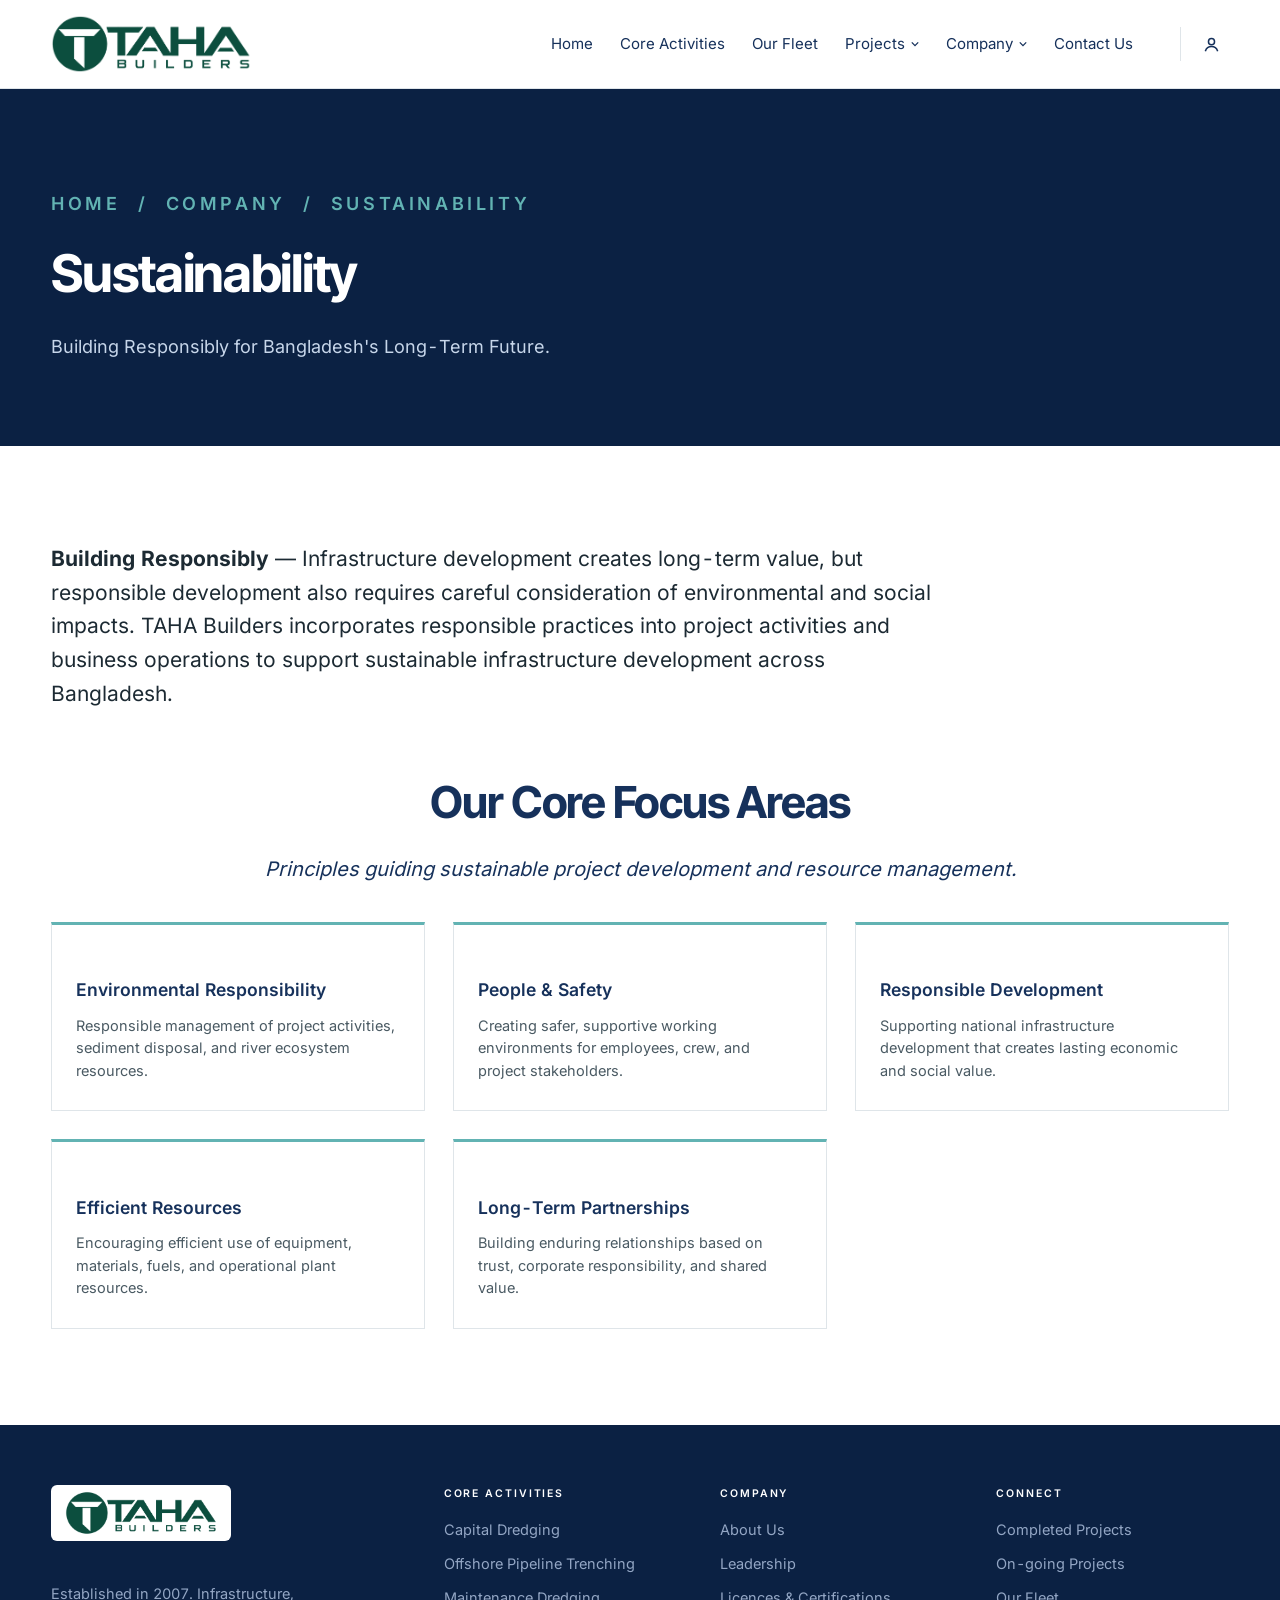
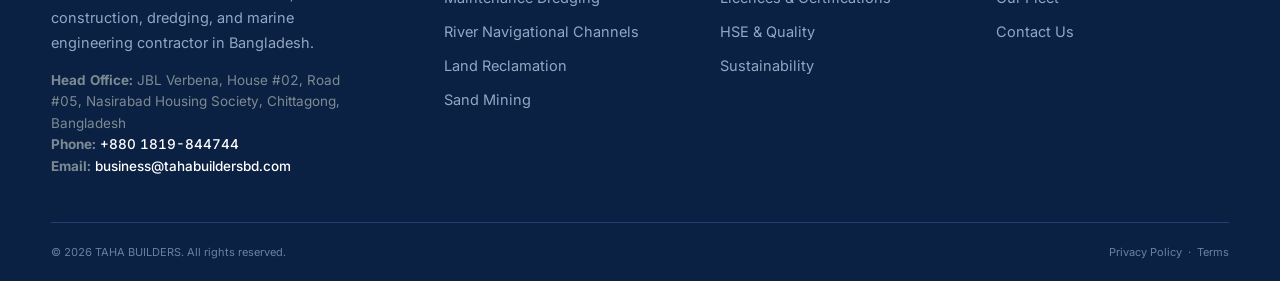
<file: sustainability.html>
<!doctype html>
<html lang="en">
<head>
<meta charset="utf-8">
<meta name="viewport" content="width=device-width, initial-scale=1">
<title>Sustainability &amp; Responsible Development | Taha Builders BD</title>
<meta name="description" content="Sustainable infrastructure development and environmental stewardship policies of M/S Taha Builders in Bangladesh — balancing capital projects with long-term ecological responsibility.">
<meta name="keywords" content="Taha Builders Sustainability, Sustainable Dredging Bangladesh, Environmental Responsibility BD, Responsible Construction Taha Builders">
<meta name="author" content="Taha Builders">
<meta name="robots" content="index, follow, max-image-preview:large, max-snippet:-1, max-video-preview:-1">
<link rel="canonical" href="https://tahabuildersbd.com/sustainability.html">

<!-- Open Graph / Social Media Meta Tags -->
<meta property="og:type" content="article">
<meta property="og:url" content="https://tahabuildersbd.com/sustainability.html">
<meta property="og:site_name" content="Taha Builders BD">
<meta property="og:title" content="Sustainability &amp; Responsible Development | Taha Builders BD">
<meta property="og:description" content="Sustainable infrastructure development and environmental stewardship policies of M/S Taha Builders in Bangladesh.">
<meta property="og:image" content="https://tahabuildersbd.com/images/hero-1.jpg">
<meta property="og:locale" content="en_US">

<!-- Twitter Card Meta Tags -->
<meta name="twitter:card" content="summary_large_image">
<meta name="twitter:title" content="Sustainability &amp; Responsible Development | Taha Builders BD">
<meta name="twitter:description" content="Sustainable infrastructure development and environmental stewardship policies of M/S Taha Builders in Bangladesh.">
<meta name="twitter:image" content="https://tahabuildersbd.com/images/hero-1.jpg">

<!-- Favicon & Stylesheet -->
<link rel="icon" href="favicon.ico" sizes="any">
<link rel="icon" type="image/png" sizes="48x48" href="images/favicon-48.png">
<link rel="icon" type="image/png" sizes="180x180" href="images/favicon-180.png">
<link rel="apple-touch-icon" href="images/favicon-180.png">
<link rel="stylesheet" href="site.css">

<!-- Structured Data (JSON-LD Schema) -->
<script type="application/ld+json">
{
  "@context": "https://schema.org",
  "@graph": [
    {
      "@type": "WebPage",
      "@id": "https://tahabuildersbd.com/sustainability.html#webpage",
      "url": "https://tahabuildersbd.com/sustainability.html",
      "name": "Sustainability - Taha Builders",
      "description": "Sustainable infrastructure development framework at Taha Builders BD.",
      "breadcrumb": {
        "@type": "BreadcrumbList",
        "itemListElement": [
          {
            "@type": "ListItem",
            "position": 1,
            "name": "Home",
            "item": "https://tahabuildersbd.com/"
          },
          {
            "@type": "ListItem",
            "position": 2,
            "name": "Sustainability",
            "item": "https://tahabuildersbd.com/sustainability.html"
          }
        ]
      }
    }
  ]
}
</script>
<style>
.pagehead{background:var(--navy-deep);color:#C7D6EA;padding:clamp(52px,7vw,84px) 0}
.pagehead h1{color:#fff;font-size:clamp(30px,4.4vw,52px);font-weight:700;margin-top:12px}
.pagehead p{max-width:62ch;margin-top:16px;font-size:clamp(15px,1.5vw,18px)}
.crumb{font-size:11.5px;font-weight:600;letter-spacing:.2em;text-transform:uppercase;color:var(--teal)}
.crumb a{color:var(--teal)}
.crumb a:hover{color:#fff}
.lead{font-size:clamp(17px,1.9vw,21px);line-height:1.6;color:var(--ink);max-width:68ch}
.focus-grid{display:grid;grid-template-columns:repeat(3,1fr);gap:28px;margin-top:36px}
.focus-card{background:#fff;border:1px solid var(--line);padding:28px 24px;border-top:3px solid var(--teal)}
.focus-card h4{font-size:17.5px;font-weight:600;color:var(--navy);margin-bottom:10px}
.focus-card p{font-size:14.5px;color:var(--body);line-height:1.55}
@media(max-width:1080px){.focus-grid{grid-template-columns:repeat(2,1fr)}}
@media(max-width:680px){.focus-grid{grid-template-columns:1fr}}
</style>
</head>
<body>

<!-- ============ HEADER ============ -->
<header class="header">
  <div class="wrap">
    <a class="brand" href="index.html" aria-label="Taha Builders home">
      <img class="mark" src="images/taha-builder-logo.png" alt="Taha Builders Logo" style="height:58px;width:auto;object-fit:contain">
    </a>

    <ul class="nav">
      <li><a class="top" href="index.html">Home</a></li>
      <li><a class="top" href="index.html#activities">Core Activities</a></li>
      <li><a class="top" href="fleet.html">Our Fleet</a></li>
      <li><a class="top" href="index.html#projects">Projects
        <svg class="caret" viewBox="0 0 10 10"><path d="M1 3l4 4 4-4" fill="none" stroke="currentColor" stroke-width="1.6"></path></svg></a>
        <ul class="drop">
          <li><a href="index.html#projects">Completed Projects</a></li>
          <li><a href="index.html#ongoing">On-going Projects</a></li>
        </ul>
      </li>
      <li><a class="top" href="about.html">Company
        <svg class="caret" viewBox="0 0 10 10"><path d="M1 3l4 4 4-4" fill="none" stroke="currentColor" stroke-width="1.6"></path></svg></a>
        <ul class="drop">
          <li><a href="about.html">About Us</a></li>
          <li><a href="about.html#leadership">Leadership</a></li>
          <li><a href="certifications.html">Licences &amp; Certifications</a></li>
          <li><a href="hse-quality.html">HSE &amp; Quality</a></li>
          <li><a href="sustainability.html">Sustainability</a></li>
        </ul>
      </li>
      <li><a class="top" href="about.html#office">Contact Us</a></li>
    </ul>

    <div class="icons">
      <a href="about.html#office" aria-label="Contact Office"><svg width="19" height="19" viewBox="0 0 20 20" fill="none" stroke="currentColor" stroke-width="1.6"><circle cx="10" cy="7" r="3.2"></circle><path d="M3.5 17c1.1-3.2 3.5-4.8 6.5-4.8s5.4 1.6 6.5 4.8"></path></svg></a>
    </div>
    <button class="burger" id="burger" aria-label="Open menu" aria-expanded="false" aria-controls="mobileNav"><span></span><span></span><span></span></button>
  </div>
</header>

<nav class="mobile" id="mobileNav" aria-label="Mobile">
  <a href="index.html">Home</a>
  <a href="about.html">About Us</a>
  <a href="index.html#activities">Core Activities</a>
  <a href="fleet.html">Fleet &amp; Equipment</a>
  <a href="index.html#projects" class="sub">Completed Projects</a>
  <a href="index.html#ongoing" class="sub">On-going Projects</a>
  <a href="about.html#leadership">Executive Leadership</a>
  <a href="certifications.html">Licences &amp; Certifications</a>
  <a href="hse-quality.html">HSE &amp; Quality</a>
  <a href="sustainability.html">Sustainability</a>
  <a href="about.html#office">Contact Us</a>
</nav>

<!-- ============ PAGEHEAD ============ -->
<section class="pagehead">
  <div class="wrap">
    <p class="crumb"><a href="index.html">Home</a> &nbsp;/&nbsp; Company &nbsp;/&nbsp; Sustainability</p>
    <h1>Sustainability</h1>
    <p>Building Responsibly for Bangladesh's Long-Term Future.</p>
  </div>
</section>

<!-- ============ CONTENT ============ -->
<section class="section">
  <div class="wrap">
    <p class="lead"><strong>Building Responsibly</strong> — Infrastructure development creates long-term value, but responsible development also requires careful consideration of environmental and social impacts. TAHA Builders incorporates responsible practices into project activities and business operations to support sustainable infrastructure development across Bangladesh.</p>

    <div class="center-head" style="margin-top:56px;margin-bottom:12px">
      <h2>Our Core Focus Areas</h2>
      <p class="sub">Principles guiding sustainable project development and resource management.</p>
    </div>

    <div class="focus-grid">
      <article class="focus-card">
        <h4>Environmental Responsibility</h4>
        <p>Responsible management of project activities, sediment disposal, and river ecosystem resources.</p>
      </article>

      <article class="focus-card">
        <h4>People &amp; Safety</h4>
        <p>Creating safer, supportive working environments for employees, crew, and project stakeholders.</p>
      </article>

      <article class="focus-card">
        <h4>Responsible Development</h4>
        <p>Supporting national infrastructure development that creates lasting economic and social value.</p>
      </article>

      <article class="focus-card">
        <h4>Efficient Resources</h4>
        <p>Encouraging efficient use of equipment, materials, fuels, and operational plant resources.</p>
      </article>

      <article class="focus-card">
        <h4>Long-Term Partnerships</h4>
        <p>Building enduring relationships based on trust, corporate responsibility, and shared value.</p>
      </article>
    </div>
  </div>
</section>

<!-- ============ FOOTER ============ -->
<footer class="footer">
  <div class="wrap">
    <div class="foot-grid">
      <div class="foot-brand">
        <img src="images/taha-builder-logo.png" alt="Taha Builders Logo" style="height:56px;width:auto;object-fit:contain;margin-bottom:18px;background:#fff;padding:6px 14px;border-radius:6px;display:inline-block">
        <p>Established in 2007. Infrastructure, construction, dredging, and marine engineering contractor in Bangladesh.</p>
        <p style="margin-top:14px;font-size:13.5px;color:var(--muted);line-height:1.6">
          <strong>Head Office:</strong> JBL Verbena, House #02, Road #05, Nasirabad Housing Society, Chittagong, Bangladesh<br>
          <strong>Phone:</strong> <a href="tel:+8801819844744" style="color:#fff;font-weight:500">+880 1819-844744</a><br>
          <strong>Email:</strong> <a href="mailto:business@tahabuildersbd.com" style="color:#fff;font-weight:500">business@tahabuildersbd.com</a>
        </p>
      </div>
      <div>
        <h4>Core Activities</h4>
        <ul>
          <li><a href="index.html#activities">Capital Dredging</a></li>
          <li><a href="index.html#activities">Offshore Pipeline Trenching</a></li>
          <li><a href="index.html#activities">Maintenance Dredging</a></li>
          <li><a href="index.html#activities">River Navigational Channels</a></li>
          <li><a href="index.html#activities">Land Reclamation</a></li>
          <li><a href="index.html#activities">Sand Mining</a></li>
        </ul>
      </div>
      <div>
        <h4>Company</h4>
        <ul>
          <li><a href="about.html">About Us</a></li>
          <li><a href="about.html#leadership">Leadership</a></li>
          <li><a href="certifications.html">Licences &amp; Certifications</a></li>
          <li><a href="hse-quality.html">HSE &amp; Quality</a></li>
          <li><a href="sustainability.html">Sustainability</a></li>
        </ul>
      </div>
      <div>
        <h4>Connect</h4>
        <ul>
          <li><a href="index.html#projects">Completed Projects</a></li>
          <li><a href="index.html#ongoing">On-going Projects</a></li>
          <li><a href="fleet.html">Our Fleet</a></li>
          <li><a href="about.html#office">Contact Us</a></li>
        </ul>
      </div>
    </div>
    <div class="foot-bar">
      <span>&copy; 2026 TAHA BUILDERS. All rights reserved.</span>
      <span>Privacy Policy &nbsp;&middot;&nbsp; Terms</span>
    </div>
  </div>
</footer>

<script>
(function(){
  var burger = document.getElementById('burger');
  var mob = document.getElementById('mobileNav');
  if (!burger || !mob) return;
  function setMenu(open){
    mob.classList.toggle('is-open', open);
    burger.setAttribute('aria-expanded', open ? 'true' : 'false');
    burger.setAttribute('aria-label', open ? 'Close menu' : 'Open menu');
    document.body.style.overflow = open ? 'hidden' : '';
  }
  burger.addEventListener('click', function(){ setMenu(!mob.classList.contains('is-open')); });
  mob.addEventListener('click', function(e){ if (e.target.tagName === 'A') setMenu(false); });
  addEventListener('keydown', function(e){ if (e.key === 'Escape') setMenu(false); });
  addEventListener('resize', function(){ if (innerWidth > 1080) setMenu(false); });
})();
</script>
</body>
</html>
</file>
<file: site.css>
/* Fonts are served from this folder, not from Google. Nothing external to
   load, so the page renders the same offline and on a slow connection. */
@font-face{font-family:'Inter Tight';font-style:normal;font-weight:400 800;font-display:swap;
  src:url('fonts/inter-tight-latin-wght-normal.woff2') format('woff2-variations'),
      url('fonts/inter-tight-latin-wght-normal.woff2') format('woff2');}
@font-face{font-family:'Inter';font-style:normal;font-weight:300;font-display:swap;src:url('fonts/inter-latin-300-normal.woff2') format('woff2');}
@font-face{font-family:'Inter';font-style:normal;font-weight:400;font-display:swap;src:url('fonts/inter-latin-400-normal.woff2') format('woff2');}
@font-face{font-family:'Inter';font-style:normal;font-weight:500;font-display:swap;src:url('fonts/inter-latin-500-normal.woff2') format('woff2');}
@font-face{font-family:'Inter';font-style:normal;font-weight:600;font-display:swap;src:url('fonts/inter-latin-600-normal.woff2') format('woff2');}
@font-face{font-family:'Inter';font-style:normal;font-weight:700;font-display:swap;src:url('fonts/inter-latin-700-normal.woff2') format('woff2');}

/* =============================================================
   WHAT TO SWAP  (nothing structural needs to change)

   1. BRAND        --navy / --cyan below, and .wordmark + .mark
   2. HERO VIDEO   videos/01..05.mp4  (a still shows until each is added)
   3. ACTIVITIES   images/activities/01..13.jpg
   4. PROJECTS     images/projects/01..12.jpg  and the PROJECTS array
                   near the bottom of this file

   Any element with a dotted underline is a slot waiting for real
   content. Search for  data-slot  to find them all.
   ============================================================= */
:root{
  /* sampled from the Taha Builders logo */
  --navy:#16315B;
  --navy-deep:#0B2143;
  --cyan:#4A9EC0;
  --cyan-dark:#357E9E;
  --teal:#62B3B3;
  --ink:#1C2A33;
  --body:#4A5A63;
  --muted:#7C8A92;
  --line:#DFE5E9;
  --paper:#FFFFFF;
  --paper-2:#F4F7F9;
  --taha-green:#0A4A3B;

  /* Inter Tight for display, Inter for text. One neutral grotesque family
     throughout, the way the ECC site is set. --f-mono is Inter as well, so
     the small technical labels keep their wide tracking without a mono. */
  --f-display:'Inter Tight','Helvetica Neue',Arial,sans-serif;
  --f-body:'Inter','Helvetica Neue',Arial,sans-serif;
  --f-mono:'Inter','Helvetica Neue',Arial,sans-serif;

  --wrap:1300px;
  --gutter:clamp(20px,4vw,56px);
}
*{box-sizing:border-box}
html{scroll-behavior:smooth}
body{margin:0;background:var(--paper);color:var(--body);font-family:var(--f-body);font-size:16.5px;line-height:1.65;font-variant-numeric:tabular-nums;-webkit-font-smoothing:antialiased}
img{max-width:100%;display:block}
a{color:inherit;text-decoration:none}
h1,h2,h3{font-family:var(--f-display);color:var(--navy);margin:0;text-wrap:balance;letter-spacing:-.025em}
p{margin:0}
button{font:inherit}
:focus-visible{outline:2px solid var(--cyan);outline-offset:3px}
.wrap{max-width:var(--wrap);margin:0 auto;padding-inline:var(--gutter)}
[data-slot]{border-bottom:2px dotted currentColor;opacity:.7}

/* ---------- header ---------- */
.header{position:sticky;top:0;z-index:60;background:#fff;border-bottom:1px solid var(--line)}
.header .wrap{display:flex;align-items:center;gap:28px;height:88px}
.brand{display:flex;align-items:center;gap:14px;flex:none}
.mark{height:58px;width:auto;max-height:64px;object-fit:contain;flex:none;transition:transform .2s ease}
.brand:hover .mark{transform:scale(1.02)}

.nav{margin-left:auto;display:flex;align-items:center;gap:1px;list-style:none;padding:0;margin-block:0}
.nav > li{position:relative}
.nav a.top{display:flex;align-items:center;gap:6px;padding:12px 13px;font-size:15px;font-weight:400;color:var(--navy);white-space:nowrap;border-radius:3px;transition:color .18s,background .18s}
.nav a.top:hover,.nav li:focus-within > a.top{color:var(--cyan-dark);background:var(--paper-2);font-weight:500}
.nav a.top[aria-current]{color:var(--cyan-dark);font-weight:500}
.caret{width:8px;height:8px;flex:none;transition:transform .2s}
.nav li:hover .caret,.nav li:focus-within .caret{transform:rotate(180deg)}
.drop{position:absolute;top:100%;left:0;min-width:270px;padding:8px;margin:0;list-style:none;background:#fff;border:1px solid var(--line);border-top:2px solid var(--cyan);box-shadow:0 18px 40px -18px rgba(12,31,69,.35);opacity:0;visibility:hidden;transform:translateY(6px);transition:.18s}
.nav li:hover .drop,.nav li:focus-within .drop{opacity:1;visibility:visible;transform:none}
.drop a{display:block;padding:9px 12px;font-size:14px;color:var(--body)}
.drop a:hover{background:var(--paper-2);color:var(--cyan-dark)}
.icons{display:flex;gap:6px;padding-left:14px;margin-left:6px;border-left:1px solid var(--line)}
.icons a{display:grid;place-items:center;width:34px;height:34px;border-radius:3px;color:var(--navy);transition:.18s}
.icons a:hover{background:var(--navy);color:#fff}
.burger{display:none;margin-left:auto;width:44px;height:44px;border:1px solid var(--line);background:#fff;border-radius:3px;cursor:pointer}
.burger span{display:block;width:19px;height:2px;background:var(--navy);margin:4px auto;transition:transform .2s,opacity .2s}
.burger[aria-expanded="true"] span:nth-child(1){transform:translateY(6px) rotate(45deg)}
.burger[aria-expanded="true"] span:nth-child(2){opacity:0}
.burger[aria-expanded="true"] span:nth-child(3){transform:translateY(-6px) rotate(-45deg)}
.mobile{display:none;position:fixed;left:0;right:0;top:88px;bottom:0;z-index:55;background:#fff;
  overflow-y:auto;padding:8px 0 40px;border-top:1px solid var(--line)}
.mobile.is-open{display:block}
.mobile a{display:block;padding:15px var(--gutter);font-size:16px;font-weight:600;color:var(--navy);border-bottom:1px solid var(--line)}
.mobile a.sub{padding-left:calc(var(--gutter) + 18px);font-size:14.5px;font-weight:400;color:var(--body)}
.mobile a:active{background:var(--paper-2)}

/* ---------- hero ---------- */
.hero{position:relative;height:calc(88vh - 88px);min-height:520px;background:var(--navy-deep);overflow:hidden}
.slide{position:absolute;inset:0;opacity:0;transition:opacity .4s ease}
.slide.is-on{opacity:1}
.slide .still{position:absolute;inset:0;overflow:hidden}
.slide .still img{width:100%;height:100%;object-fit:cover;transform-origin:center;animation:drift 7s ease-in-out infinite alternate}
@keyframes drift{from{transform:scale(1.05)}to{transform:scale(1.17) translate(-2%,-1.5%)}}
.slide video{position:absolute;inset:0;width:100%;height:100%;object-fit:cover;background:transparent;opacity:0;transition:opacity .7s ease}
.slide video.ready{opacity:1}
.scrim{position:absolute;inset:0;background:linear-gradient(180deg,rgba(12,31,69,.60) 0%,rgba(12,31,69,.16) 32%,rgba(12,31,69,.20) 60%,rgba(12,31,69,.80) 100%)}
.hero-copy{position:absolute;left:0;right:0;bottom:104px;z-index:3}
.hero-copy h1{color:#fff;font-size:clamp(34px,5.4vw,66px);font-weight:700;line-height:1.03;max-width:16ch;margin-top:14px}
.hero-copy .sub{color:#D2DDEA;font-size:clamp(15px,1.5vw,19px);max-width:52ch;margin-top:16px}
.hero-eyebrow{font-family:var(--f-mono);font-size:11.5px;font-weight:600;letter-spacing:.2em;text-transform:uppercase;color:#F2F7FA;display:flex;align-items:center;gap:10px;text-shadow:0 1px 8px rgba(6,18,38,.6)}
.hero-eyebrow::before{content:"";width:22px;height:1px;background:var(--cyan)}
.dots{position:absolute;bottom:44px;left:50%;transform:translateX(-50%);z-index:5;display:flex;gap:12px}
.dots button{width:44px;height:3px;border:0;padding:0;cursor:pointer;background:rgba(255,255,255,.42);position:relative;overflow:hidden}
.dots button::after{content:"";position:absolute;inset:0;background:var(--cyan);transform:scaleX(0);transform-origin:left}
.dots button[aria-selected="true"]::after{transform:scaleX(1);transition:transform 1.5s linear}
.scroll-cue{position:absolute;right:var(--gutter);bottom:44px;z-index:5;color:#fff;opacity:.85;animation:bob 2.4s ease-in-out infinite}
@keyframes bob{0%,100%{transform:translateY(0)}50%{transform:translateY(7px)}}
/* ---------- section shell ---------- */
.section{padding:clamp(64px,7.5vw,104px) 0}
.center-head{text-align:center;max-width:860px;margin:0 auto 44px}
.center-head h2{font-size:clamp(28px,3.8vw,44px);font-weight:700}
.center-head .sub{font-style:italic;color:var(--navy);font-size:clamp(16px,1.7vw,20px);margin-top:14px}

/* ---------- activities carousel ---------- */
.carousel{position:relative}
.viewport{overflow:hidden}
.track{display:flex;gap:24px;transition:transform .55s cubic-bezier(.4,.05,.2,1);will-change:transform}
.card{flex:0 0 calc((100% - 72px)/4);min-width:0}
.shot{position:relative;aspect-ratio:16/10;overflow:hidden;background:var(--navy)}
.shot img,.shot svg{width:100%;height:100%;object-fit:cover;display:block}
.card .cap{text-align:center;margin-top:16px;font-size:16.5px;color:var(--ink);font-weight:500;line-height:1.4}

.c-nav{position:absolute;top:38%;transform:translateY(-50%);z-index:4;width:44px;height:44px;border:1px solid var(--line);background:rgba(255,255,255,.94);border-radius:50%;cursor:pointer;display:grid;place-items:center;color:var(--navy);transition:.18s}
.c-nav:hover{background:var(--navy);color:#fff;border-color:var(--navy)}
.c-nav.prev{left:-14px}
.c-nav.next{right:-14px}
@media(max-width:1440px){.c-nav.prev{left:6px}.c-nav.next{right:6px}}

.c-dots{display:flex;justify-content:center;gap:9px;margin-top:32px;flex-wrap:wrap}
.c-dots button{width:9px;height:9px;border-radius:50%;border:0;padding:0;cursor:pointer;background:#D3DBE0;transition:.18s}
.c-dots button[aria-selected="true"]{background:var(--ink)}
.c-dots button:hover{background:var(--muted)}

.pill-row{display:flex;justify-content:center}
.pill{display:inline-flex;align-items:center;margin-top:38px;padding:16px 40px;background:var(--cyan);color:#fff;font-family:var(--f-display);font-weight:600;font-size:14.5px;letter-spacing:.08em;text-transform:uppercase;border-radius:999px;transition:background .18s}
.pill:hover{background:var(--cyan-dark)}

/* ---------- executive leadership ---------- */
.leaders{display:grid;grid-template-columns:repeat(4,1fr);gap:32px 28px}
.leader{display:flex;flex-direction:column;gap:16px;background:#fff;padding:16px;border-radius:12px;border:1px solid var(--line);box-shadow:0 6px 18px rgba(11,33,67,0.06);transition:transform .3s ease,box-shadow .3s ease}
.leader:hover{transform:translateY(-4px);box-shadow:0 12px 28px rgba(11,33,67,0.14);border-color:var(--cyan)}
.leader .shot{aspect-ratio:3/4;background:var(--navy-deep);border-radius:8px;overflow:hidden}
.leader .shot img,.leader .shot svg{width:100%;height:100%;object-fit:cover;display:block;
  transition:transform .6s cubic-bezier(.2,.6,.2,1)}
.leader:hover .shot img,.leader:hover .shot svg{transform:scale(1.06)}
.leader .who{display:flex;flex-direction:column;gap:6px;padding-top:4px}
.leader .who::before{content:"";width:34px;height:3px;background:var(--cyan);margin-bottom:4px;border-radius:2px}
.leader .nm{font-family:var(--f-display);font-weight:700;font-size:19px;color:var(--navy);line-height:1.25;letter-spacing:-.01em}
.leader .role{font-size:14px;color:var(--cyan-dark);font-weight:600;line-height:1.45}
/* no name yet, so the position carries the card */
.leader .role.lead{font-family:var(--f-display);font-weight:700;font-size:17.5px;color:var(--navy);
  line-height:1.28;letter-spacing:-.01em;text-wrap:balance}

/* ---------- completed projects ---------- */
.projects{display:grid;grid-template-columns:repeat(3,1fr);gap:46px 34px}
.proj{text-align:left;background:none;border:0;padding:0;cursor:pointer;font:inherit;color:inherit;display:flex;flex-direction:column;gap:15px}
.proj .shot img{transition:transform .6s cubic-bezier(.2,.6,.2,1)}
.proj:hover .shot img,.proj:focus-visible .shot img{transform:scale(1.09)}
.proj h3{font-size:20px;font-weight:600;line-height:1.32}
.proj .meta{font-family:var(--f-mono);font-size:12.5px;letter-spacing:.01em;color:var(--muted)}
.proj .more{display:inline-flex;align-items:center;gap:9px;color:var(--cyan-dark);font-weight:600;font-size:15px;margin-top:auto}
.proj.is-hidden{display:none}
.more-row{display:flex;justify-content:center;margin-top:46px}
.more-btn{display:inline-flex;align-items:center;gap:12px;padding:15px 34px;background:transparent;
  border:1px solid var(--navy);color:var(--navy);font-family:var(--f-display);font-weight:600;font-size:13.5px;
  letter-spacing:.09em;text-transform:uppercase;border-radius:999px;cursor:pointer;transition:background .18s,color .18s}
.more-btn:hover{background:var(--navy);color:#fff}
.more-btn .n{font-family:var(--f-mono);font-weight:400;font-size:11.5px;opacity:.75}
.proj .more svg{transition:transform .2s}
.proj:hover .more svg{transform:translateX(4px)}
.projects.three{grid-template-columns:repeat(3,1fr)}
.chip{position:absolute;top:14px;left:14px;z-index:2;display:inline-flex;align-items:center;gap:7px;
  background:var(--teal);color:#08202F;font-family:var(--f-mono);font-size:10px;letter-spacing:.14em;
  text-transform:uppercase;padding:5px 10px;font-weight:500}
.chip::before{content:"";width:6px;height:6px;border-radius:50%;background:#08202F;animation:pulse 2.2s ease-in-out infinite}
@keyframes pulse{0%,100%{opacity:1}50%{opacity:.25}}
.sheet-top .k.live{color:var(--teal)}

/* contract value badge — shown directly on card image */
.val-badge{
  position:absolute;
  bottom:0;
  left:0;
  z-index:2;
  background:var(--navy-deep);
  color:#fff;
  font-family:var(--f-display);
  font-size:13px;
  font-weight:700;
  letter-spacing:.02em;
  padding:6px 14px 7px;
  border-top-right-radius:4px;
  white-space:nowrap;
  backdrop-filter:blur(4px);
}


.partners{background:#fff}
.p-rail{overflow:hidden;position:relative}
/* soft fade at both edges so logos enter and leave the row instead of popping */
.p-rail::before,.p-rail::after{content:"";position:absolute;top:0;bottom:0;width:70px;z-index:2;pointer-events:none}
.p-rail::before{left:0;background:linear-gradient(90deg,var(--paper-2),rgba(244,247,249,0))}
.p-rail::after{right:0;background:linear-gradient(270deg,var(--paper-2),rgba(244,247,249,0))}
.p-track{display:flex;gap:22px;width:max-content;animation:marquee 42s linear infinite}
.p-rail:hover .p-track{animation-play-state:paused}
@keyframes marquee{from{transform:translateX(0)}to{transform:translateX(-50%)}}
.p-card{flex:0 0 232px;border:1px solid var(--line);background:#fff;
  padding:22px 16px 18px;display:flex;flex-direction:column;align-items:center;gap:14px;transition:border-color .2s,box-shadow .2s}
.p-card:hover{border-color:var(--cyan);box-shadow:0 10px 26px -14px rgba(12,31,69,.35)}
.p-card img{height:92px;width:auto;object-fit:contain;mix-blend-mode:multiply}
.p-card .nm{font-family:var(--f-body);font-size:12.5px;font-weight:500;line-height:1.35;text-align:center;
  color:var(--navy);text-transform:uppercase;letter-spacing:.03em;min-height:3.4em;display:flex;align-items:center}

/* ---------- project modal ---------- */
.modal{position:fixed;inset:0;z-index:200;display:none}
.modal.is-open{display:block}
.modal .backdrop{position:absolute;inset:0;background:rgba(12,31,69,.62)}
.sheet{position:absolute;inset:0;margin:0 auto;max-width:1040px;background:#fff;overflow-y:auto;padding-bottom:56px}
@media(min-width:800px){.sheet{inset:36px 0}}
.sheet-top{position:sticky;top:0;z-index:3;background:#fff;border-bottom:1px solid var(--line);display:flex;align-items:center;justify-content:space-between;gap:20px;padding:18px clamp(20px,4vw,44px)}
.sheet-top .k{font-family:var(--f-mono);font-size:11px;font-weight:600;letter-spacing:.18em;text-transform:uppercase;color:var(--cyan-dark)}
.x{width:40px;height:40px;border:1px solid var(--line);background:#fff;border-radius:50%;cursor:pointer;display:grid;place-items:center;color:var(--navy)}
.x:hover{background:var(--navy);color:#fff;border-color:var(--navy)}
.sheet-body{padding:32px clamp(20px,4vw,44px) 0}
.sheet-body h2{font-size:clamp(24px,3vw,34px);font-weight:700}
.factbar{display:grid;grid-template-columns:repeat(4,1fr);gap:1px;background:var(--line);border:1px solid var(--line);margin-top:26px}
.factbar div{background:#fff;padding:16px 18px}
.factbar .k{font-family:var(--f-mono);font-size:10px;letter-spacing:.15em;text-transform:uppercase;color:var(--muted)}
.factbar .v{color:var(--ink);font-weight:600;margin-top:6px;font-size:15px}
.lede{margin-top:26px;font-size:17.5px;line-height:1.7;max-width:68ch}
.sub-h{font-family:var(--f-mono);font-size:11px;font-weight:600;letter-spacing:.18em;text-transform:uppercase;color:var(--cyan-dark);margin-top:44px;padding-bottom:10px;border-bottom:1px solid var(--line)}
.gallery{display:grid;grid-template-columns:repeat(3,1fr);gap:12px;margin-top:20px}
.gallery .g{aspect-ratio:4/3;overflow:hidden;background:var(--navy)}
.gallery .g img,.gallery .g svg{width:100%;height:100%;object-fit:cover;display:block}
.docs{margin-top:16px;border:1px solid var(--line)}
.doc{display:flex;align-items:center;gap:16px;padding:15px 18px;border-bottom:1px solid var(--line);transition:background .15s}
.doc:last-child{border-bottom:0}
.doc:hover{background:var(--paper-2)}
.doc .ic{width:34px;height:34px;flex:none;display:grid;place-items:center;background:var(--paper-2);color:var(--navy)}
.doc .nm{flex:1;color:var(--ink);font-weight:500;font-size:15.5px}
.doc .sz{font-family:var(--f-mono);font-size:11px;color:var(--muted)}


/* ---------- footer ---------- */
.footer{background:var(--navy-deep);color:#93A6C4;padding:60px 0 0;font-size:14.5px}
.footer h4{color:#fff;font-family:var(--f-mono);font-size:10.5px;letter-spacing:.18em;text-transform:uppercase;font-weight:600;margin:0 0 16px}
.foot-grid{display:grid;grid-template-columns:1.5fr 1fr 1fr 1fr;gap:44px;padding-bottom:44px}
.footer ul{list-style:none;padding:0;margin:0;display:flex;flex-direction:column;gap:10px}
.footer a:hover{color:#fff}
.foot-brand p{margin-top:16px;max-width:34ch;line-height:1.7}
.foot-bar{border-top:1px solid #25406E;padding:20px 0;display:flex;flex-wrap:wrap;gap:16px;justify-content:space-between;font-family:var(--f-mono);font-size:11px;color:#6B7FA3}

/* ---------- responsive ---------- */
@media(max-width:1080px){
  .p-card{flex:0 0 200px}
  .leaders{grid-template-columns:repeat(2,1fr)}
  .nav,.icons{display:none}
  .burger{display:block}
  .card{flex:0 0 calc((100% - 24px)/2)}
  .projects{grid-template-columns:repeat(2,1fr)}
  .factbar{grid-template-columns:repeat(2,1fr)}
  .foot-grid{grid-template-columns:1fr 1fr;gap:32px}
}
@media(max-width:680px){
  .mark{height:46px;max-width:180px}
  .p-card{flex:0 0 164px}
  .p-card img{height:70px}
  .leaders{grid-template-columns:1fr;gap:24px 16px}
  .hero{height:auto;aspect-ratio:4/5;max-height:78vh;min-height:0}
  .hero-copy{bottom:118px}
  .card{flex:0 0 100%}
  .projects{grid-template-columns:1fr;gap:38px}
  .gallery{grid-template-columns:repeat(2,1fr)}
  .foot-grid{grid-template-columns:1fr}
}
@media(prefers-reduced-motion:reduce){
  *{animation:none!important;transition-duration:.01ms!important}
  html{scroll-behavior:auto}
}

/* ---------- accessibility: skip link ---------- */
.skip{position:absolute;left:-9999px;top:auto;width:1px;height:1px;overflow:hidden}
.skip:focus{position:fixed;top:0;left:0;width:auto;height:auto;padding:12px 24px;background:var(--navy);color:#fff;font-weight:600;font-size:15px;z-index:9999;border-bottom-right-radius:6px;outline:none}

/* ---------- back to top button ---------- */
.back-top{position:fixed;bottom:28px;right:24px;z-index:100;width:44px;height:44px;border-radius:50%;background:var(--navy);color:#fff;border:0;cursor:pointer;display:grid;place-items:center;box-shadow:0 4px 16px rgba(11,33,67,.28);opacity:0;transform:translateY(12px);transition:opacity .25s,transform .25s;pointer-events:none}
.back-top.visible{opacity:1;transform:none;pointer-events:auto}
.back-top:hover{background:var(--cyan-dark)}

/* =============================================================
   TRACK-RECORD — clean white editorial redesign with TAHA watermark
   ============================================================= */

/* Container: four equal columns with subtle column dividers */
.record-grid-clean{
  display:grid;
  grid-template-columns:repeat(4,1fr);
  gap:0;
  border-top:1px solid var(--line);
  border-bottom:1px solid var(--line);
  margin-top:8px;
}

/* Each column */
.record-col{
  position:relative;
  overflow:hidden;
  padding:40px 28px 44px;
  background:#fff;
  border-right:1px solid var(--line);
}
.record-col:last-child{border-right:none}

/* Watermark letter — huge, ultra-light, behind everything */
.col-watermark{
  position:absolute;
  inset:0;
  display:flex;
  align-items:center;
  justify-content:center;
  font-family:var(--f-display);
  font-size:clamp(260px,26vw,380px);
  font-weight:100;
  line-height:1;
  color:var(--taha-green);
  opacity:.06;
  user-select:none;
  pointer-events:none;
  letter-spacing:-.06em;
  /* Push letter slightly upward so it peeks above the column */
  transform:translateY(6%);
}

/* Coloured rule bar above each column's tag */
.col-rule{
  width:36px;
  height:3px;
  border-radius:2px;
  margin-bottom:16px;
}

/* Discipline label */
.col-tag{
  font-family:var(--f-mono);
  font-size:10.5px;
  font-weight:700;
  letter-spacing:.18em;
  text-transform:uppercase;
  color:var(--cyan-dark);
  margin-bottom:14px;
  line-height:1.4;
}

/* Main amount figure */
.col-amount{
  font-family:var(--f-display);
  font-size:clamp(26px,2.6vw,36px);
  font-weight:800;
  color:var(--navy);
  line-height:1;
  letter-spacing:-.025em;
  margin-bottom:16px;
}
.col-unit{
  font-size:16px;
  font-weight:600;
  color:var(--body);
}

/* Description */
.col-desc{
  font-size:13.5px;
  color:var(--body);
  line-height:1.6;
}

/* Content stacks above the watermark */
.col-content{
  position:relative;
  z-index:1;
}

/* Responsive — stack to 2 cols on tablet, 1 on mobile */
@media(max-width:900px){
  .record-grid-clean{grid-template-columns:repeat(2,1fr)}
  .record-col{border-right:1px solid var(--line);border-bottom:1px solid var(--line)}
  .record-col:nth-child(2n){border-right:none}
  .col-watermark{font-size:clamp(180px,40vw,260px)}
}
@media(max-width:540px){
  .record-grid-clean{grid-template-columns:1fr}
  .record-col{border-right:none}
  .col-watermark{font-size:clamp(200px,55vw,280px)}
}
</file>
